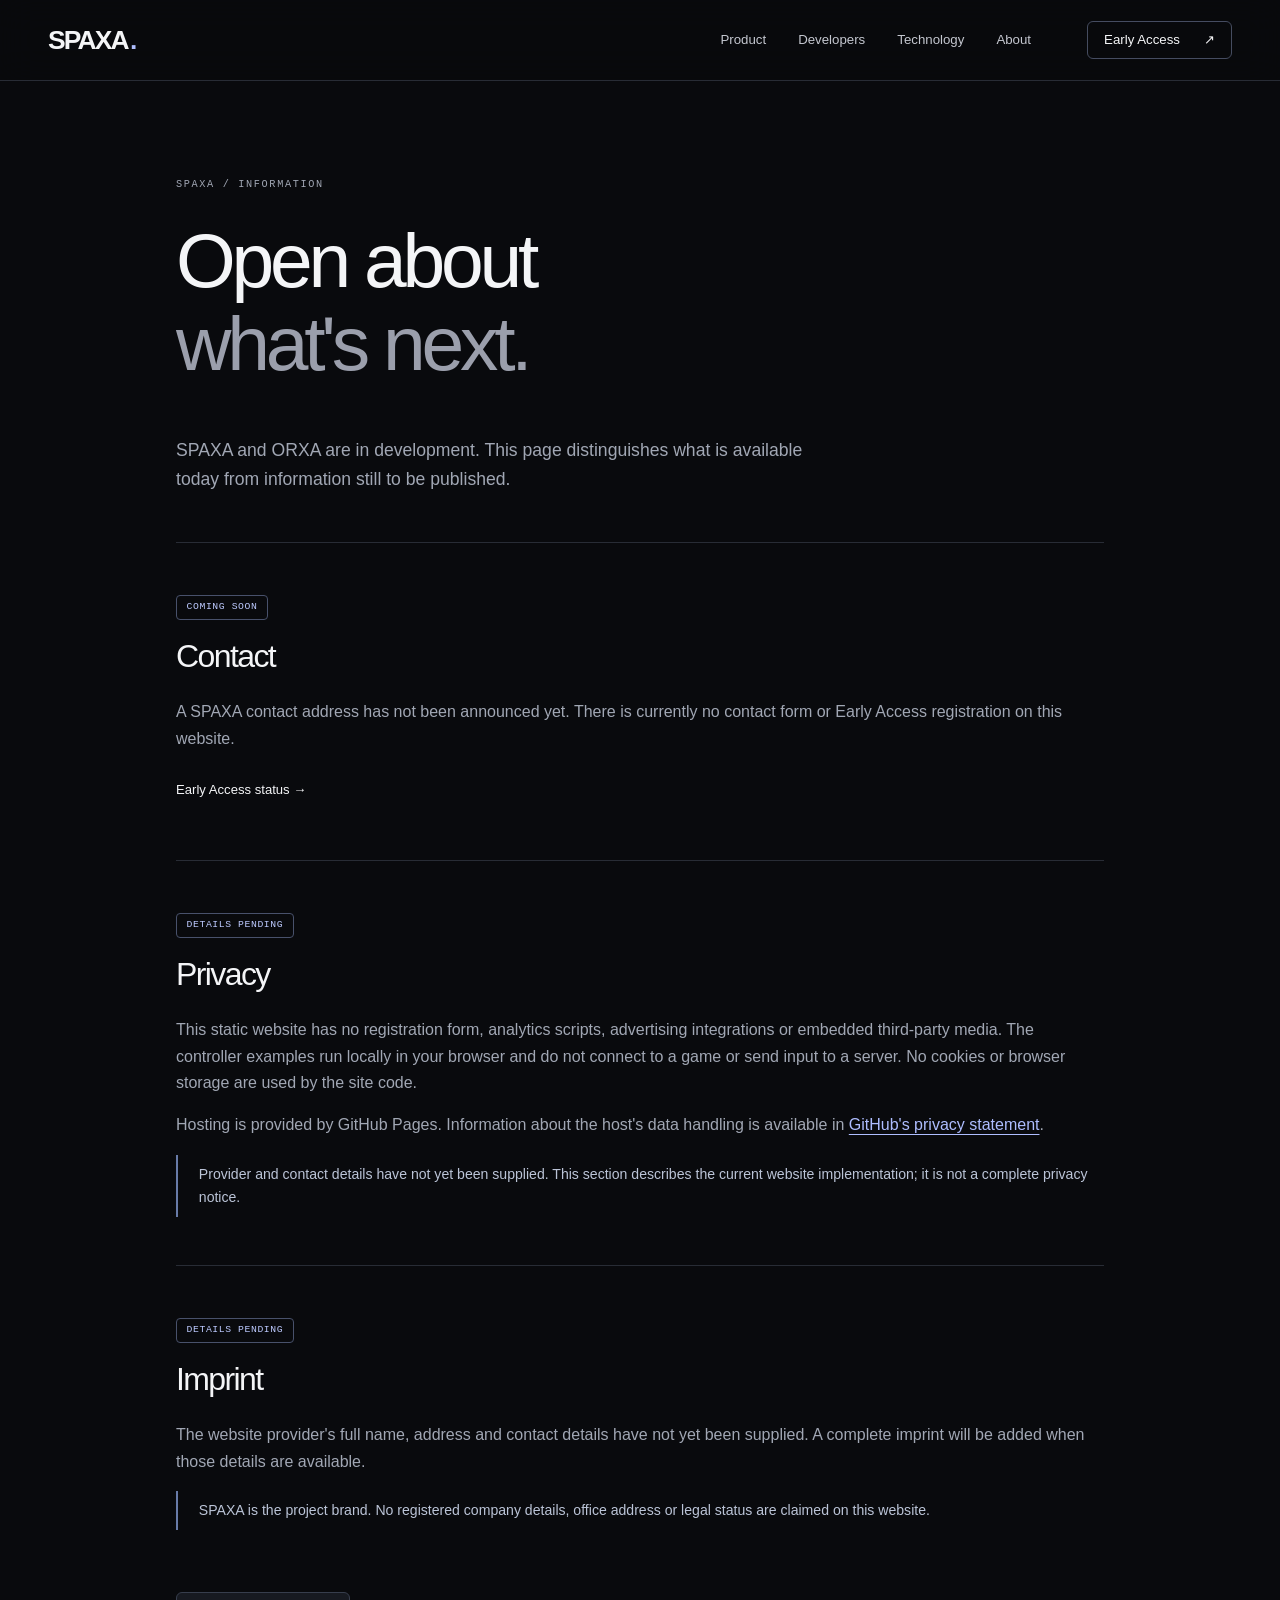
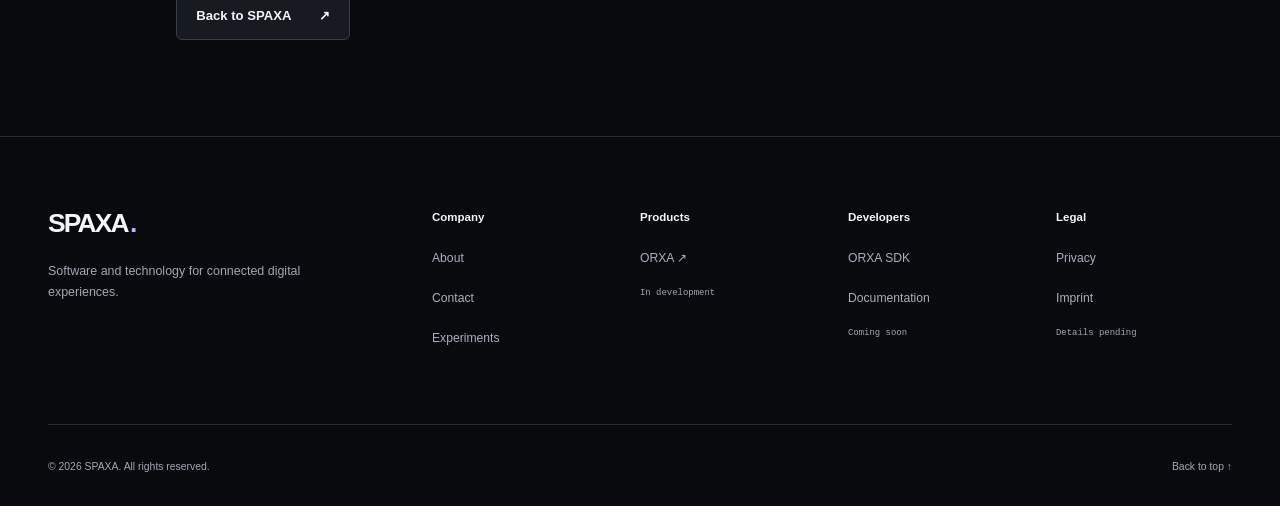
<file: information.html>
<!doctype html>
<html lang="en">
<head>
  <meta charset="utf-8">
  <meta name="viewport" content="width=device-width, initial-scale=1">
  <title>Information & Contact — SPAXA</title>
  <meta name="description" content="Contact availability and publication information for SPAXA.">
  <meta name="theme-color" content="#090a0d">
  <meta name="color-scheme" content="dark">
  <meta property="og:type" content="website">
  <meta property="og:site_name" content="SPAXA">
  <meta property="og:title" content="Information & Contact — SPAXA">
  <meta property="og:description" content="SPAXA develops software, infrastructure and digital products. Discover ORXA, smartphone controller infrastructure for modern games.">
  <meta property="og:url" content="https://riecorp.github.io/information.html">
  <meta property="og:image" content="https://riecorp.github.io/assets/spaxa-social.png">
  <meta property="og:image:width" content="1200">
  <meta property="og:image:height" content="630">
  <meta property="og:image:alt" content="SPAXA. Software and technology for connected digital experiences.">
  <meta name="twitter:card" content="summary_large_image">
  <meta name="twitter:title" content="SPAXA — Software & Technology">
  <meta name="twitter:description" content="Software, infrastructure and digital products. Discover ORXA by SPAXA.">
  <meta name="twitter:image" content="https://riecorp.github.io/assets/spaxa-social.png">
  <link rel="canonical" href="https://riecorp.github.io/information.html">
  <link rel="icon" type="image/svg+xml" href="assets/spaxa-icon.svg">
  <link rel="stylesheet" href="style.css?v=spaxa-20261001">
  <script src="script.js?v=spaxa-20261001" defer></script>
</head>
<body id="top">
<a class="skip-link" href="#main-content">Skip to content</a>
<header class="site-header" data-header>
  <div class="shell site-header__inner">
    <a class="brand" href="index.html" aria-label="SPAXA home">SPAXA<span class="brand-period" aria-hidden="true">.</span></a>
    <button class="nav-toggle" type="button" aria-expanded="false" aria-controls="site-navigation"><span class="nav-toggle__label">Menu</span><span class="nav-toggle__icon" aria-hidden="true">≡</span></button>
    <nav class="site-nav" id="site-navigation" aria-label="Primary navigation">
      <a href="index.html#product">Product</a>
      <a href="index.html#developers">Developers</a>
      <a href="index.html#technology">Technology</a>
      <a href="index.html#about">About</a>
      <a class="nav-cta" href="index.html#early-access">Early Access <span aria-hidden="true">↗</span></a>
    </nav>
  </div>
</header><main id="main-content" class="information-page shell"><p class="eyebrow">SPAXA / Information</p><h1>Open about<br><span class="dim">what's next.</span></h1><p class="information-intro">SPAXA and ORXA are in development. This page distinguishes what is available today from information still to be published.</p>
<section id="contact"><span class="status">Coming Soon</span><h2>Contact</h2><p>A SPAXA contact address has not been announced yet. There is currently no contact form or Early Access registration on this website.</p><a class="text-link" href="index.html#early-access">Early Access status →</a></section>
<section id="privacy"><span class="status">Details pending</span><h2>Privacy</h2><p>This static website has no registration form, analytics scripts, advertising integrations or embedded third-party media. The controller examples run locally in your browser and do not connect to a game or send input to a server. No cookies or browser storage are used by the site code.</p><p>Hosting is provided by GitHub Pages. Information about the host's data handling is available in <a class="inline-link" href="https://docs.github.com/en/site-policy/privacy-policies/github-general-privacy-statement" rel="noreferrer">GitHub's privacy statement</a>.</p><p class="notice">Provider and contact details have not yet been supplied. This section describes the current website implementation; it is not a complete privacy notice.</p></section>
<section id="imprint"><span class="status">Details pending</span><h2>Imprint</h2><p>The website provider's full name, address and contact details have not yet been supplied. A complete imprint will be added when those details are available.</p><p class="notice">SPAXA is the project brand. No registered company details, office address or legal status are claimed on this website.</p></section><a class="button button-secondary" href="index.html">Back to SPAXA <span aria-hidden="true">↗</span></a></main><footer class="site-footer">
  <div class="shell footer-grid">
    <div class="footer-brand"><a class="brand" href="index.html">SPAXA<span class="brand-period" aria-hidden="true">.</span></a><p>Software and technology for connected digital experiences.</p></div>
    <div><h2>Company</h2><a href="index.html#about">About</a><a href="information.html#contact">Contact</a><a href="index.html#projects">Experiments</a></div>
    <div><h2>Products</h2><a href="orxa.html">ORXA <span aria-hidden="true">↗</span></a><span class="footer-note">In development</span></div>
    <div><h2>Developers</h2><a href="index.html#developers">ORXA SDK</a><a href="index.html#documentation">Documentation</a><span class="footer-note">Coming soon</span></div>
    <div><h2>Legal</h2><a href="information.html#privacy">Privacy</a><a href="information.html#imprint">Imprint</a><span class="footer-note">Details pending</span></div>
  </div>
  <div class="shell footer-bottom"><p>© 2026 SPAXA. All rights reserved.</p><a href="#top">Back to top <span aria-hidden="true">↑</span></a></div>
</footer>
</body>
</html>
</file>
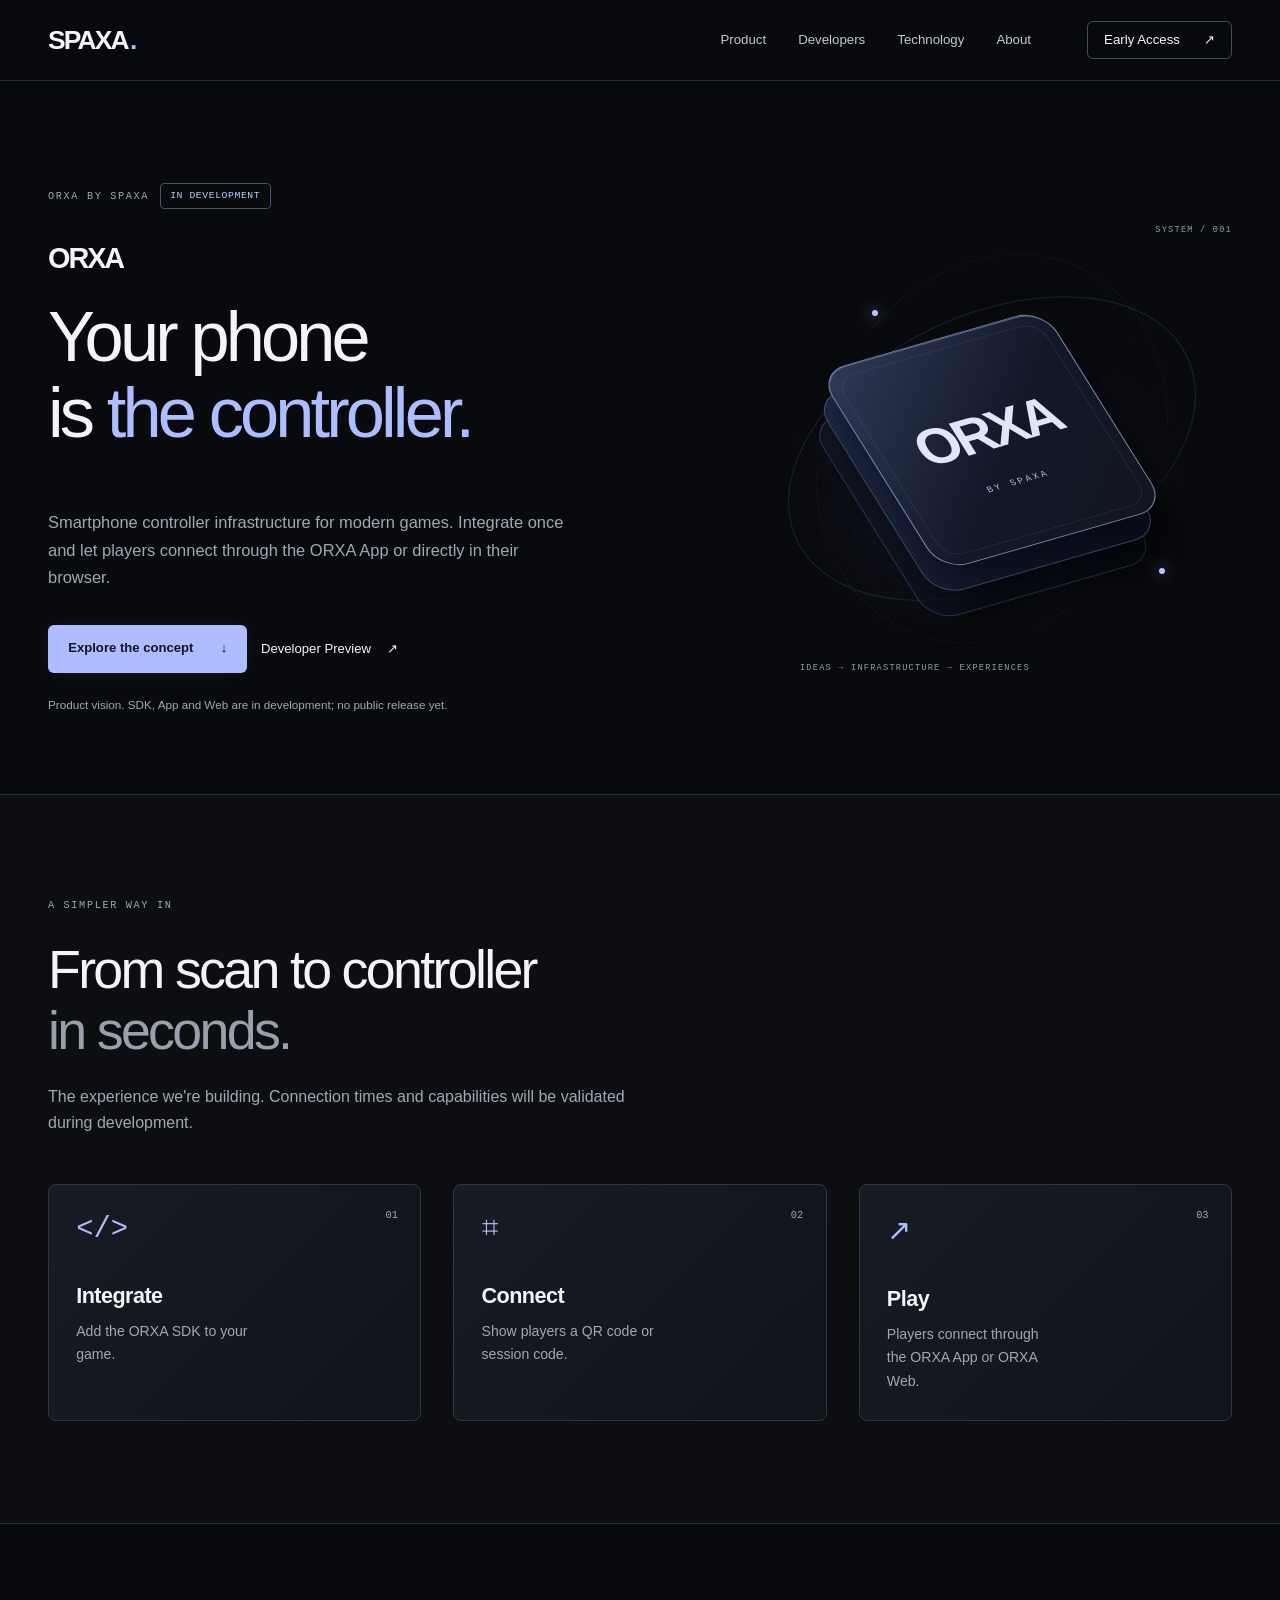
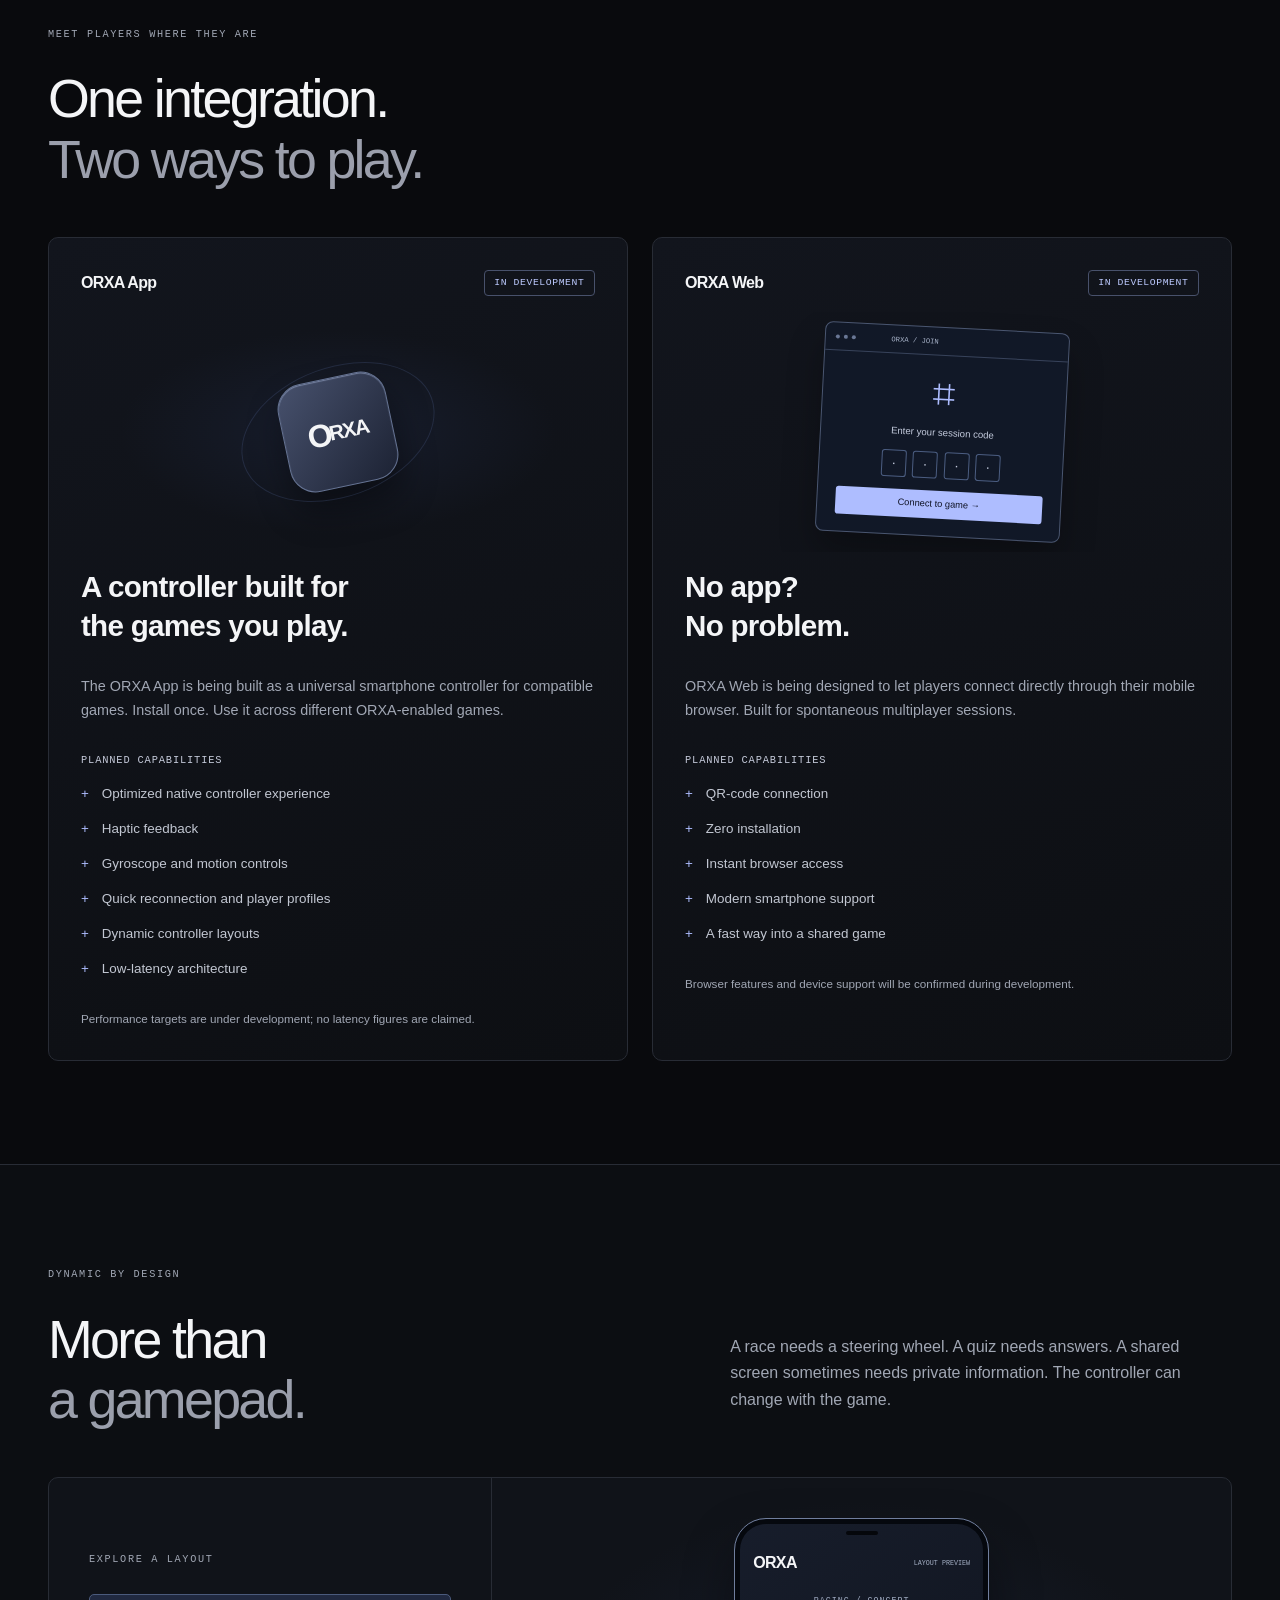
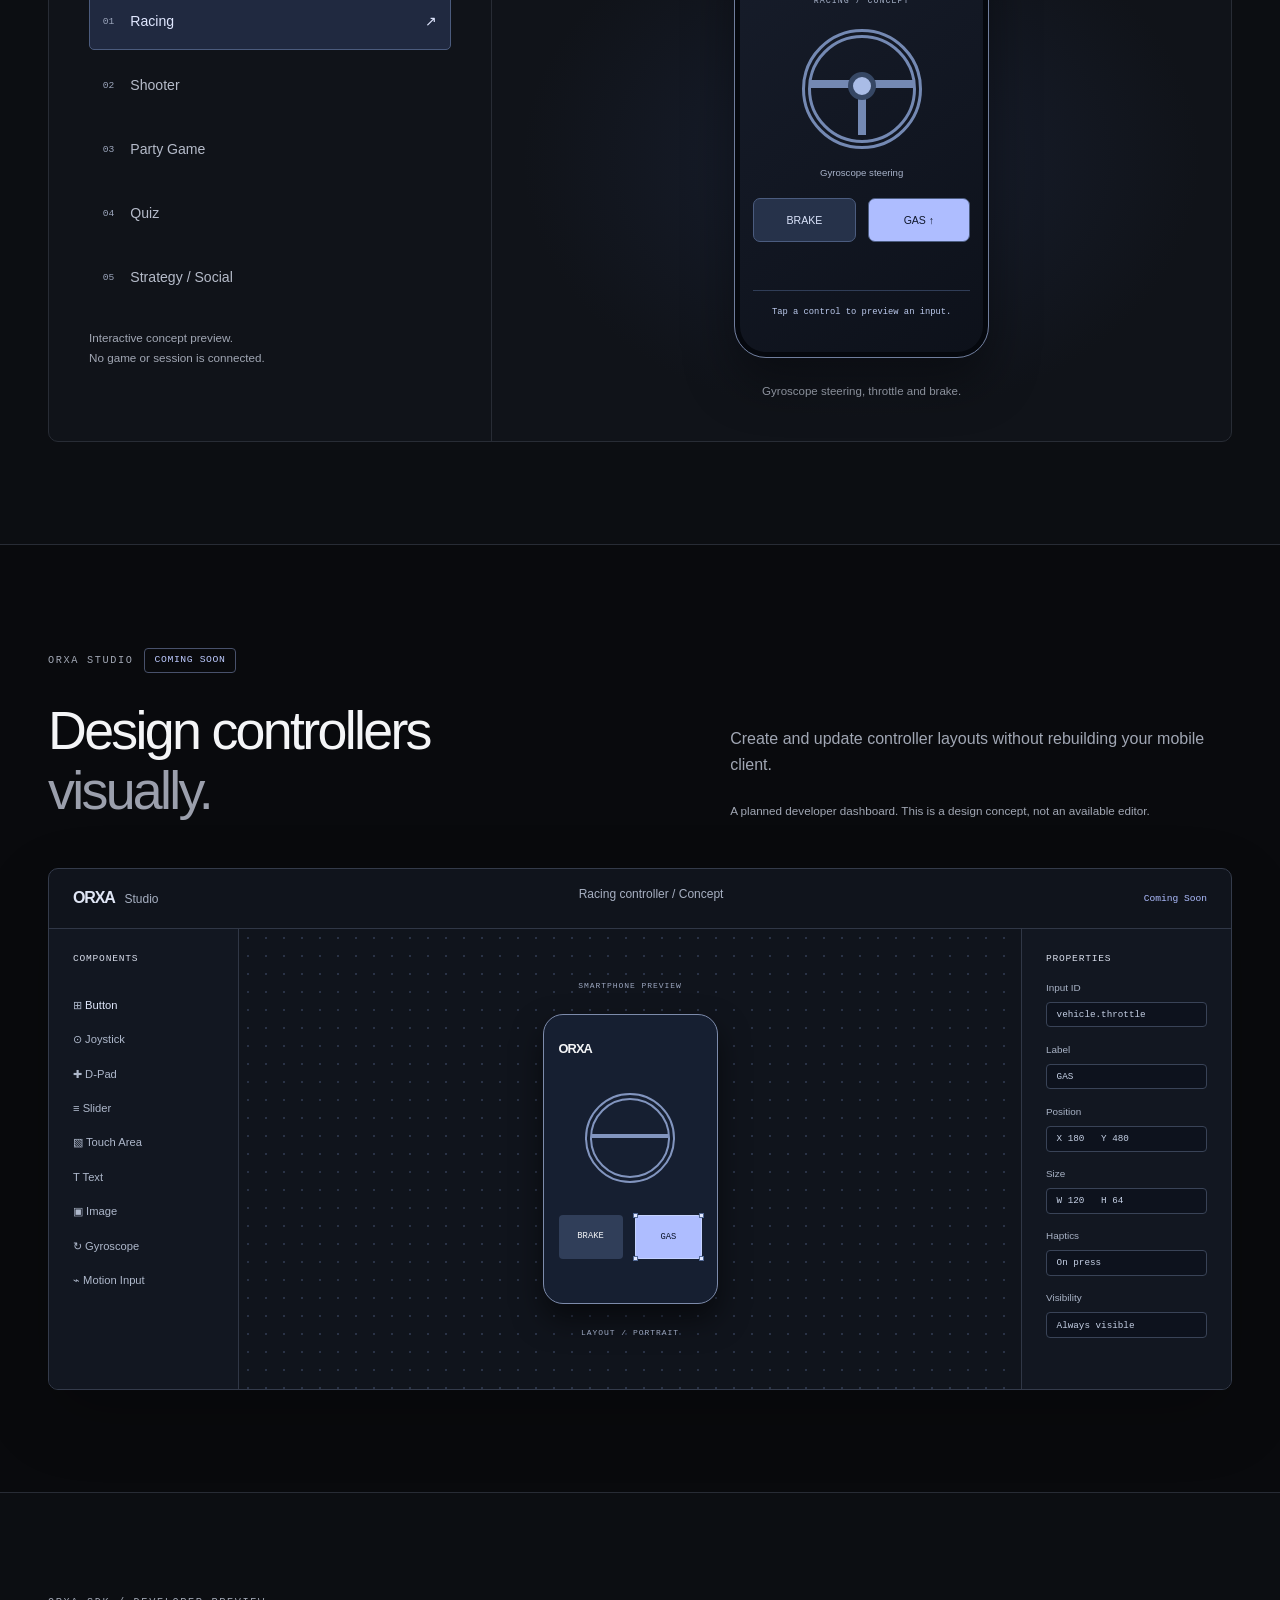
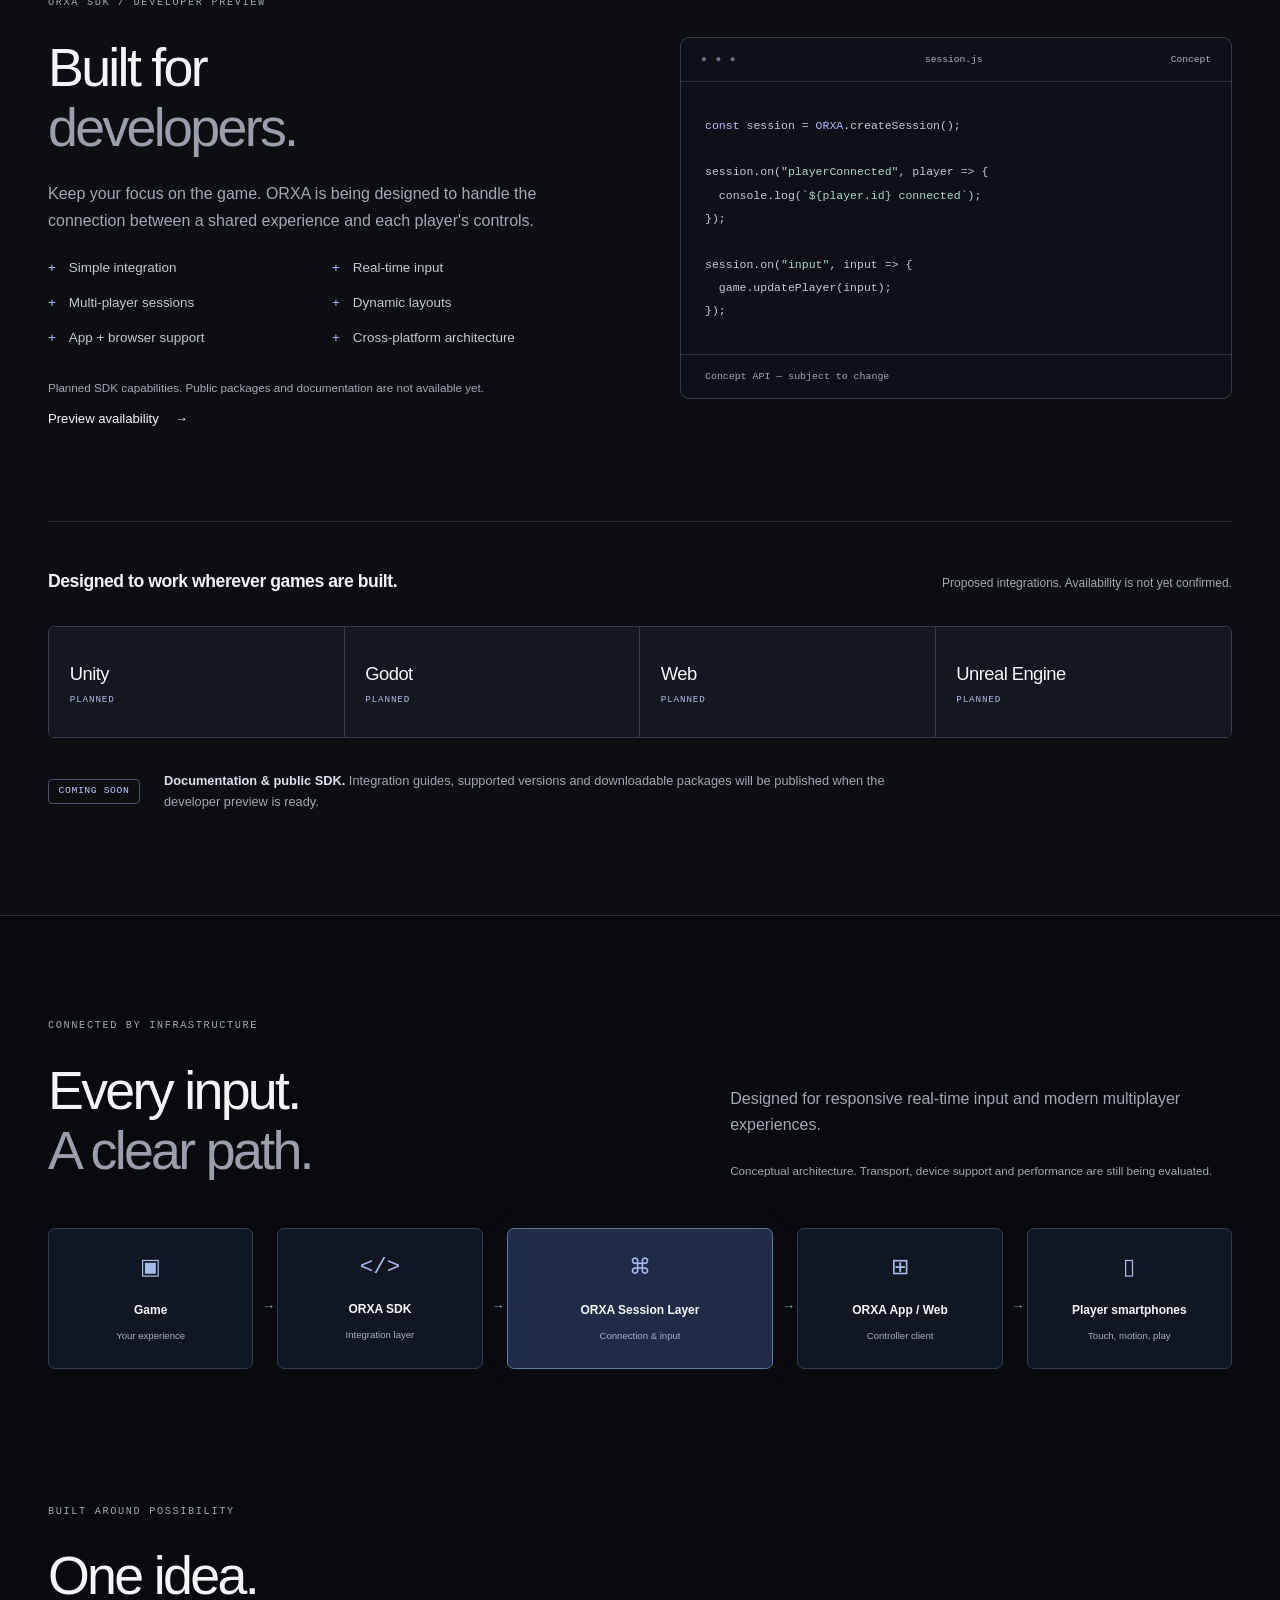
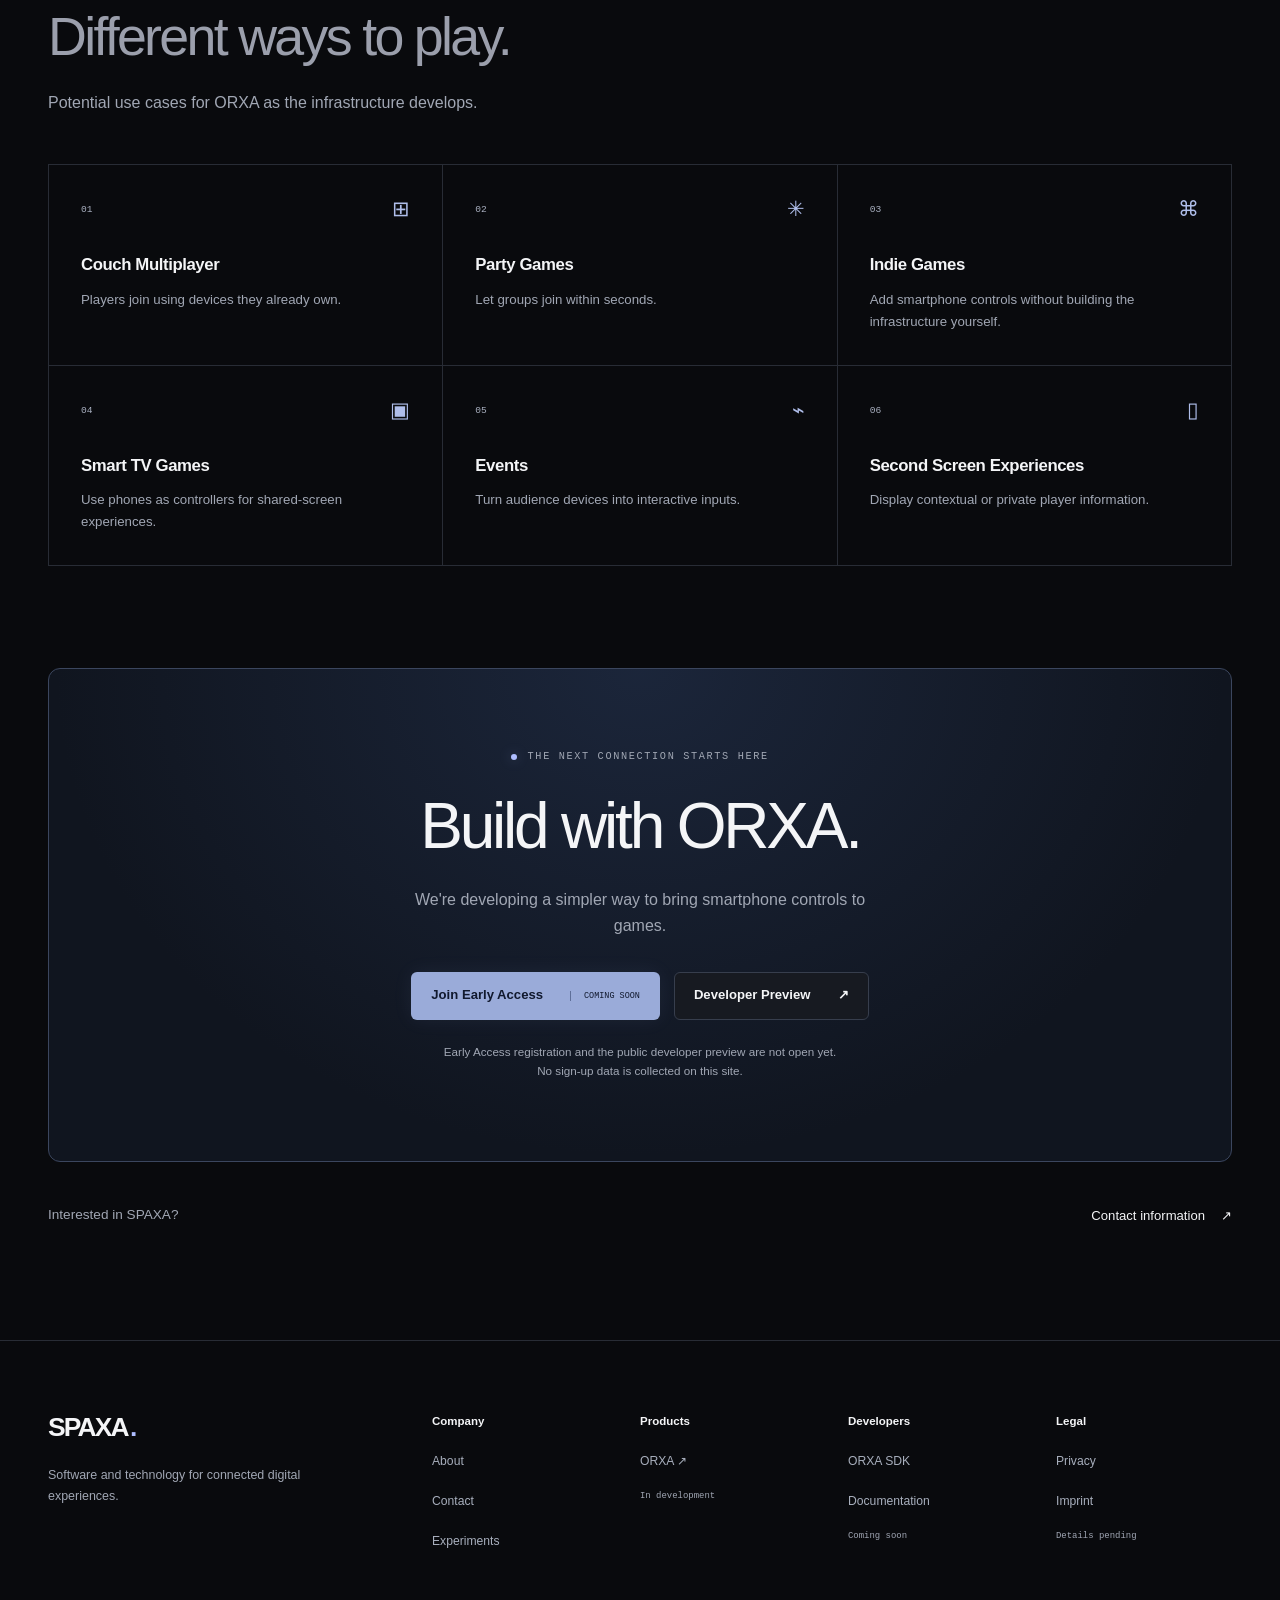
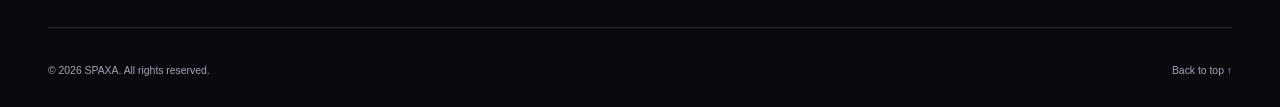
<file: orxa.html>
<!doctype html>
<html lang="en">
<head>
  <meta charset="utf-8">
  <meta name="viewport" content="width=device-width, initial-scale=1">
  <title>ORXA by SPAXA — Your phone is the controller</title>
  <meta name="description" content="ORXA enables game developers to turn smartphones into customizable real-time controllers through a simple SDK.">
  <meta name="theme-color" content="#090a0d">
  <meta name="color-scheme" content="dark">
  <meta property="og:type" content="website">
  <meta property="og:site_name" content="SPAXA">
  <meta property="og:title" content="ORXA by SPAXA — Your phone is the controller">
  <meta property="og:description" content="ORXA enables game developers to turn smartphones into customizable real-time controllers through a simple SDK.">
  <meta property="og:url" content="https://riecorp.github.io/orxa.html">
  <meta property="og:image" content="https://riecorp.github.io/assets/orxa-social.png">
  <meta property="og:image:width" content="1200">
  <meta property="og:image:height" content="630">
  <meta property="og:image:alt" content="ORXA by SPAXA. Your phone is the controller. In development.">
  <meta name="twitter:card" content="summary_large_image">
  <meta name="twitter:title" content="ORXA by SPAXA — Your phone is the controller">
  <meta name="twitter:description" content="Smartphone controller infrastructure. In development.">
  <meta name="twitter:image" content="https://riecorp.github.io/assets/orxa-social.png">
  <link rel="canonical" href="https://riecorp.github.io/orxa.html">
  <link rel="icon" type="image/svg+xml" href="assets/spaxa-icon.svg">
  <link rel="stylesheet" href="style.css?v=spaxa-20261001">
  <script src="script.js?v=spaxa-20261001" defer></script>
</head>
<body id="top">
<a class="skip-link" href="#main-content">Skip to content</a>
<header class="site-header" data-header>
  <div class="shell site-header__inner">
    <a class="brand" href="index.html" aria-label="SPAXA home">SPAXA<span class="brand-period" aria-hidden="true">.</span></a>
    <button class="nav-toggle" type="button" aria-expanded="false" aria-controls="site-navigation"><span class="nav-toggle__label">Menu</span><span class="nav-toggle__icon" aria-hidden="true">≡</span></button>
    <nav class="site-nav" id="site-navigation" aria-label="Primary navigation">
      <a href="#product">Product</a>
      <a href="#developers">Developers</a>
      <a href="#technology">Technology</a>
      <a href="index.html#about">About</a>
      <a class="nav-cta" href="#early-access">Early Access <span aria-hidden="true">↗</span></a>
    </nav>
  </div>
</header><main id="main-content">
<section class="hero product-hero shell" id="product" aria-labelledby="hero-title"><div class="hero-grid"><div class="hero-copy"><p class="eyebrow">ORXA by SPAXA <span class="status">In Development</span></p><p class="product-wordmark">ORXA</p><h1 id="hero-title">Your phone <br>is <span class="accent-text">the controller.</span></h1><p class="hero-description">Smartphone controller infrastructure for modern games. Integrate once and let players connect through the ORXA App or directly in their browser.</p><div class="actions"><a class="button button-primary" href="#controllers">Explore the concept <span aria-hidden="true">↓</span></a><a class="text-link" href="#developers">Developer Preview <span aria-hidden="true">↗</span></a></div><p class="small-note">Product vision. SDK, App and Web are in development; no public release yet.</p></div><div class="signal-art" role="img" aria-label="An abstract stack of connected technology layers, with ORXA at its center.">
  <span class="art-coordinate art-coordinate--top">SYSTEM / 001</span>
  <div class="signal-grid"></div><div class="signal-orbit orbit-one"></div><div class="signal-orbit orbit-two"></div>
  <div class="core-stack"><div class="core-layer layer-back"></div><div class="core-layer layer-mid"></div><div class="core-layer layer-front"><span class="core-word">ORXA</span><span class="core-caption">BY SPAXA</span></div></div>
  <span class="signal-node node-one"></span><span class="signal-node node-two"></span>
  <span class="art-coordinate art-coordinate--bottom">IDEAS → INFRASTRUCTURE → EXPERIENCES</span>
</div></div></section>
<section class="section section-lined" id="how-it-works" aria-labelledby="how-title"><div class="shell">
  <div class="section-heading"><p class="eyebrow">A simpler way in</p><h2 id="how-title">From scan to controller <br><span class="dim">in seconds.</span></h2><p class="section-description">The experience we're building. Connection times and capabilities will be validated during development.</p></div>
  <ol class="steps"><li><span class="step-number">01</span><div class="step-icon" aria-hidden="true">&lt;/&gt;</div><h3>Integrate</h3><p>Add the ORXA SDK to your game.</p></li><li><span class="step-number">02</span><div class="step-icon" aria-hidden="true">⌗</div><h3>Connect</h3><p>Show players a QR code or session code.</p></li><li><span class="step-number">03</span><div class="step-icon" aria-hidden="true">↗</div><h3>Play</h3><p>Players connect through the ORXA App or ORXA Web.</p></li></ol>
</div></section>
<section class="section" id="platforms" aria-labelledby="platforms-title"><div class="shell">
  <div class="section-heading"><p class="eyebrow">Meet players where they are</p><h2 id="platforms-title">One integration. <br><span class="dim">Two ways to play.</span></h2></div>
  <div class="platform-grid">
    <article class="platform-card"><div class="card-top"><span class="product-label">ORXA App</span><span class="status">In Development</span></div><div class="platform-art app-art" aria-hidden="true"><div class="app-tile">O<span>RXA</span></div><div class="app-ring"></div></div><h3>A controller built for <br>the games you play.</h3><p>The ORXA App is being built as a universal smartphone controller for compatible games. Install once. Use it across different ORXA-enabled games.</p><p class="list-label">Planned capabilities</p><ul class="feature-list"><li>Optimized native controller experience</li><li>Haptic feedback</li><li>Gyroscope and motion controls</li><li>Quick reconnection and player profiles</li><li>Dynamic controller layouts</li><li>Low-latency architecture</li></ul><p class="small-note">Performance targets are under development; no latency figures are claimed.</p></article>
    <article class="platform-card"><div class="card-top"><span class="product-label">ORXA Web</span><span class="status">In Development</span></div><div class="platform-art web-art" aria-hidden="true"><div class="browser-window"><div class="browser-toolbar"><i></i><i></i><i></i><span>ORXA / JOIN</span></div><div class="browser-content"><span class="scan-symbol">⌗</span><span>Enter your session code</span><div class="code-boxes"><b>·</b><b>·</b><b>·</b><b>·</b></div><span class="mock-button">Connect to game →</span></div></div></div><h3>No app? <br>No problem.</h3><p>ORXA Web is being designed to let players connect directly through their mobile browser. Built for spontaneous multiplayer sessions.</p><p class="list-label">Planned capabilities</p><ul class="feature-list"><li>QR-code connection</li><li>Zero installation</li><li>Instant browser access</li><li>Modern smartphone support</li><li>A fast way into a shared game</li></ul><p class="small-note">Browser features and device support will be confirmed during development.</p></article>
  </div>
</div></section>
<section class="section section-lined" id="controllers" aria-labelledby="controllers-title"><div class="shell">
  <div class="section-heading split-heading"><div><p class="eyebrow">Dynamic by design</p><h2 id="controllers-title">More than <br><span class="dim">a gamepad.</span></h2></div><p class="section-intro">A race needs a steering wheel. A quiz needs answers. A shared screen sometimes needs private information. The controller can change with the game.</p></div>
  <div class="controller-lab" data-controller-lab>
    <div class="layout-selector"><p class="eyebrow">Explore a layout</p><div class="layout-options" role="group" aria-label="Controller concept layouts">
      <button type="button" data-layout="racing" aria-pressed="true"><span>01</span> Racing <i aria-hidden="true">↗</i></button>
      <button type="button" data-layout="shooter" aria-pressed="false"><span>02</span> Shooter <i aria-hidden="true">↗</i></button>
      <button type="button" data-layout="party" aria-pressed="false"><span>03</span> Party Game <i aria-hidden="true">↗</i></button>
      <button type="button" data-layout="quiz" aria-pressed="false"><span>04</span> Quiz <i aria-hidden="true">↗</i></button>
      <button type="button" data-layout="strategy" aria-pressed="false"><span>05</span> Strategy / Social <i aria-hidden="true">↗</i></button>
    </div><p class="small-note">Interactive concept preview. <br>No game or session is connected.</p><noscript><p class="small-note">Enable JavaScript to switch layouts.</p></noscript></div>
    <div class="layout-stage"><div class="demo-phone"><div class="phone-notch"></div><div class="demo-phone-top"><span class="product-label">ORXA</span><span>LAYOUT PREVIEW</span></div>
      <div data-layout-panel="racing" class="demo-controls"><span class="demo-mode">RACING / CONCEPT</span><div class="demo-wheel" aria-hidden="true"><span></span></div><p class="demo-hint">Gyroscope steering</p><div class="demo-pedals"><button type="button" data-demo-input="Brake">BRAKE</button><button type="button" class="accent-control" data-demo-input="Throttle">GAS ↑</button></div></div>
      <div data-layout-panel="shooter" class="demo-controls" hidden><span class="demo-mode">SHOOTER / CONCEPT</span><div class="aim-reticle" aria-hidden="true">＋</div><span class="demo-hint">Aim / touch area</span><div class="shooter-controls"><button class="demo-stick" type="button" data-demo-input="Movement" aria-label="Preview movement input">↕</button><div><button type="button" class="accent-control" data-demo-input="Fire">FIRE</button><button type="button" data-demo-input="Reload">RELOAD</button></div></div></div>
      <div data-layout-panel="party" class="demo-controls" hidden><span class="demo-mode">PARTY / CONCEPT</span><button type="button" class="party-button" data-demo-input="Action">GO!</button><p class="demo-hint">Swipe. Move. Make your move.</p><span class="motion-line" aria-hidden="true">← · · · →</span></div>
      <div data-layout-panel="quiz" class="demo-controls" hidden><span class="demo-mode">QUIZ / CONCEPT</span><p class="quiz-question">Your answer. <br>Your screen.</p><div class="quiz-answers"><button type="button" data-demo-input="Answer A">A</button><button type="button" data-demo-input="Answer B">B</button><button type="button" data-demo-input="Answer C">C</button><button type="button" data-demo-input="Answer D">D</button></div><p class="demo-hint">Multiple choice • player-specific information</p></div>
      <div data-layout-panel="strategy" class="demo-controls" hidden><span class="demo-mode">STRATEGY / CONCEPT</span><div class="private-card"><span>ONLY ON YOUR SCREEN</span><strong>Your next move.</strong><i aria-hidden="true">◇</i></div><div class="strategy-actions"><button type="button" data-demo-input="Inspect">Inspect</button><button type="button" class="accent-control" data-demo-input="Confirm">Confirm →</button></div><p class="demo-hint">Private information • contextual controls</p></div>
      <div class="demo-output" role="status" aria-live="polite" data-demo-output>Tap a control to preview an input.</div>
    </div><p class="layout-caption" data-layout-caption>Gyroscope steering, throttle and brake.</p></div>
  </div>
</div></section>
<section class="section" id="studio" aria-labelledby="studio-title"><div class="shell">
  <div class="section-heading split-heading"><div><p class="eyebrow">ORXA Studio <span class="status">Coming Soon</span></p><h2 id="studio-title">Design controllers <br><span class="dim">visually.</span></h2></div><div class="section-intro"><p>Create and update controller layouts without rebuilding your mobile client.</p><p class="small-note">A planned developer dashboard. This is a design concept, not an available editor.</p></div></div>
  <div class="studio-window" role="img" aria-label="ORXA Studio concept: components on the left, smartphone preview in the center, and input properties on the right.">
    <div class="studio-toolbar"><span><b>ORXA</b> Studio</span><span class="studio-file">Racing controller / Concept</span><span class="studio-state">Coming Soon</span></div>
    <div class="studio-body"><div class="studio-sidebar"><span class="panel-heading">Components</span><span>⊞ <b>Button</b></span><span>⊙ Joystick</span><span>✚ D-Pad</span><span>≡ Slider</span><span>▧ Touch Area</span><span>T Text</span><span>▣ Image</span><span>↻ Gyroscope</span><span>⌁ Motion Input</span></div>
    <div class="studio-canvas"><span class="canvas-label">SMARTPHONE PREVIEW</span><div class="studio-phone"><span class="studio-phone-brand">ORXA</span><div class="studio-steering"></div><div class="studio-phone-controls"><span>BRAKE</span><span class="selection-box">GAS <i></i><i></i><i></i><i></i></span></div></div><span class="canvas-label">LAYOUT / PORTRAIT</span></div>
    <div class="studio-properties"><span class="panel-heading">Properties</span><span class="property-name">Input ID</span><span class="property-value">vehicle.throttle</span><span class="property-name">Label</span><span class="property-value">GAS</span><span class="property-name">Position</span><span class="property-value">X 180 &nbsp; Y 480</span><span class="property-name">Size</span><span class="property-value">W 120 &nbsp; H 64</span><span class="property-name">Haptics</span><span class="property-value">On press</span><span class="property-name">Visibility</span><span class="property-value">Always visible</span></div></div>
  </div>
</div></section>
<section class="section section-lined" id="developers" aria-labelledby="developers-title"><div class="shell developer-grid">
  <div><p class="eyebrow">ORXA SDK / Developer Preview</p><h2 id="developers-title">Built for <br><span class="dim">developers.</span></h2><p>Keep your focus on the game. ORXA is being designed to handle the connection between a shared experience and each player's controls.</p><ul class="feature-list two-column"><li>Simple integration</li><li>Real-time input</li><li>Multi-player sessions</li><li>Dynamic layouts</li><li>App + browser support</li><li>Cross-platform architecture</li></ul><p class="small-note">Planned SDK capabilities. Public packages and documentation are not available yet.</p><a class="text-link" href="#early-access">Preview availability <span aria-hidden="true">→</span></a></div>
  <div class="code-card"><div class="code-toolbar"><span class="code-dots" aria-hidden="true">● ● ●</span><span>session.js</span><span>Concept</span></div><pre tabindex="0" aria-label="Concept ORXA JavaScript API"><code><span class="code-purple">const</span> session = <span class="code-blue">ORXA</span>.createSession();

session.on(<span class="code-green">"playerConnected"</span>, player =&gt; {
  console.log(<span class="code-green">`${player.id} connected`</span>);
});

session.on(<span class="code-green">"input"</span>, input =&gt; {
  game.updatePlayer(input);
});</code></pre><p class="code-caption">Concept API — subject to change</p></div>
</div>
<div class="shell sdk-support"><div class="support-heading"><h3>Designed to work wherever games are built.</h3><p>Proposed integrations. Availability is not yet confirmed.</p></div><ul class="support-grid"><li><b>Unity</b><span>Planned</span></li><li><b>Godot</b><span>Planned</span></li><li><b>Web</b><span>Planned</span></li><li><b>Unreal Engine</b><span>Planned</span></li></ul><div class="documentation-note" id="documentation"><span class="status">Coming Soon</span><p><strong>Documentation &amp; public SDK.</strong> Integration guides, supported versions and downloadable packages will be published when the developer preview is ready.</p></div></div>
</section>
<section class="section" id="technology" aria-labelledby="technology-title"><span id="technologies" class="anchor-alias" aria-hidden="true"></span><div class="shell">
  <div class="section-heading split-heading"><div><p class="eyebrow">Connected by infrastructure</p><h2 id="technology-title">Every input. <br><span class="dim">A clear path.</span></h2></div><div class="section-intro"><p>Designed for responsive real-time input and modern multiplayer experiences.</p><p class="small-note">Conceptual architecture. Transport, device support and performance are still being evaluated.</p></div></div>
  <ol class="architecture"><li><span class="architecture-icon" aria-hidden="true">▣</span><strong>Game</strong><small>Your experience</small></li><li><span class="architecture-icon" aria-hidden="true">&lt;/&gt;</span><strong>ORXA SDK</strong><small>Integration layer</small></li><li class="architecture-core"><span class="architecture-icon" aria-hidden="true">⌘</span><strong>ORXA Session Layer</strong><small>Connection &amp; input</small></li><li><span class="architecture-icon" aria-hidden="true">⊞</span><strong>ORXA App / Web</strong><small>Controller client</small></li><li><span class="architecture-icon" aria-hidden="true">▯</span><strong>Player smartphones</strong><small>Touch, motion, play</small></li></ol>
</div></section>
<section class="section section-compact" aria-labelledby="uses-title"><div class="shell"><div class="section-heading"><p class="eyebrow">Built around possibility</p><h2 id="uses-title">One idea. <br><span class="dim">Different ways to play.</span></h2><p class="section-description">Potential use cases for ORXA as the infrastructure develops.</p></div>
<div class="use-grid"><article><div class="use-top"><span>01</span><i aria-hidden="true">⊞</i></div><h3>Couch Multiplayer</h3><p>Players join using devices they already own.</p></article><article><div class="use-top"><span>02</span><i aria-hidden="true">✳</i></div><h3>Party Games</h3><p>Let groups join within seconds.</p></article><article><div class="use-top"><span>03</span><i aria-hidden="true">⌘</i></div><h3>Indie Games</h3><p>Add smartphone controls without building the infrastructure yourself.</p></article><article><div class="use-top"><span>04</span><i aria-hidden="true">▣</i></div><h3>Smart TV Games</h3><p>Use phones as controllers for shared-screen experiences.</p></article><article><div class="use-top"><span>05</span><i aria-hidden="true">⌁</i></div><h3>Events</h3><p>Turn audience devices into interactive inputs.</p></article><article><div class="use-top"><span>06</span><i aria-hidden="true">▯</i></div><h3>Second Screen Experiences</h3><p>Display contextual or private player information.</p></article></div></div></section>
<section class="section early-access" id="early-access" aria-labelledby="early-title"><div class="shell">
  <div class="early-panel"><p class="eyebrow"><span class="accent-dot"></span> The next connection starts here</p><h2 id="early-title">Build with ORXA.</h2><p>We're developing a simpler way to bring smartphone controls to games.</p><div class="actions"><button type="button" class="button button-primary" disabled>Join Early Access <span>Coming Soon</span></button><a class="button button-secondary" href="#developers">Developer Preview <span aria-hidden="true">↗</span></a></div><p class="small-note">Early Access registration and the public developer preview are not open yet. <br>No sign-up data is collected on this site.</p></div>
  <div class="contact-strip" id="contact"><span>Interested in SPAXA?</span><a class="text-link" href="information.html#contact">Contact information <span aria-hidden="true">↗</span></a></div>
</div></section>
</main><footer class="site-footer">
  <div class="shell footer-grid">
    <div class="footer-brand"><a class="brand" href="index.html">SPAXA<span class="brand-period" aria-hidden="true">.</span></a><p>Software and technology for connected digital experiences.</p></div>
    <div><h2>Company</h2><a href="index.html#about">About</a><a href="information.html#contact">Contact</a><a href="index.html#projects">Experiments</a></div>
    <div><h2>Products</h2><a href="orxa.html">ORXA <span aria-hidden="true">↗</span></a><span class="footer-note">In development</span></div>
    <div><h2>Developers</h2><a href="index.html#developers">ORXA SDK</a><a href="index.html#documentation">Documentation</a><span class="footer-note">Coming soon</span></div>
    <div><h2>Legal</h2><a href="information.html#privacy">Privacy</a><a href="information.html#imprint">Imprint</a><span class="footer-note">Details pending</span></div>
  </div>
  <div class="shell footer-bottom"><p>© 2026 SPAXA. All rights reserved.</p><a href="#top">Back to top <span aria-hidden="true">↑</span></a></div>
</footer>
</body>
</html>
</file>
<file: style.css>
/* SPAXA — shared styles for the existing static GitHub Pages site. */
:root {
  color-scheme: dark;
  --bg: #090a0d;
  --surface: #101216;
  --surface-raised: #16191f;
  --ink: #f4f5f7;
  --muted: #a1a7b4;
  --dim: #9b9fac;
  --accent: #aebdff;
  --accent-ink: #101426;
  --line: #282c35;
  --line-strong: #454c60;
  --header-height: 5rem;
  --shell: min(100% - 6rem, 77rem);
  --ease: cubic-bezier(.22, 1, .36, 1);
}
* { box-sizing: border-box; }
html { scroll-behavior: smooth; scroll-padding-top: calc(var(--header-height) + 1.5rem); }
body { margin: 0; background: var(--bg); color: var(--ink); font: 16px/1.65 "Segoe UI", Inter, -apple-system, BlinkMacSystemFont, Helvetica, Arial, sans-serif; -webkit-font-smoothing: antialiased; }
::selection { background: var(--accent); color: var(--accent-ink); }
a { color: inherit; text-decoration: none; }
button, input { font: inherit; }
button { color: inherit; cursor: pointer; }
button:disabled { cursor: not-allowed; }
img { display: block; max-width: 100%; height: auto; }
h1, h2, h3, p, ul, ol { margin-top: 0; }
h1, h2, h3 { color: var(--ink); text-wrap: balance; }
h1 { font-size: clamp(2.7rem, 4.45vw, 4.7rem); font-weight: 540; line-height: 1.08; letter-spacing: -.055em; }
h2 { margin-bottom: 1.5rem; font-size: clamp(2.3rem, 4.2vw, 4.25rem); font-weight: 510; letter-spacing: -.05em; line-height: 1.12; }
h3 { font-size: 1.35rem; font-weight: 560; letter-spacing: -.025em; line-height: 1.3; }
p { color: var(--muted); }
button, a, summary { -webkit-tap-highlight-color: transparent; }
:focus-visible { outline: 2px solid var(--accent); outline-offset: 5px; border-radius: 3px; }
[hidden] { display: none !important; }
.shell { width: var(--shell); margin-inline: auto; }
.dim { color: var(--dim); }
.accent-text { color: var(--accent); }
.skip-link { position: fixed; left: 1rem; top: 1rem; z-index: 100; padding: .7rem 1rem; background: var(--ink); color: var(--bg); transform: translateY(-180%); }
.skip-link:focus { transform: none; }
.site-header { position: sticky; top: 0; z-index: 50; background: rgb(9 10 13 / 92%); backdrop-filter: blur(18px); border-bottom: 1px solid var(--line); }
.site-header__inner { min-height: var(--header-height); display: flex; align-items: center; justify-content: space-between; gap: 3rem; }
.brand { display: inline-flex; align-items: center; min-height: 44px; font-size: 1.65rem; font-weight: 760; letter-spacing: -.07em; line-height: 1; }
.brand-period { color: var(--accent); margin-left: .09em; }
.site-nav { display: flex; gap: 2rem; align-items: center; }
.site-nav a { display: inline-flex; align-items: center; min-height: 44px; font-size: .83rem; color: #c4c7d0; transition: color 180ms; }
.site-nav a:hover, .site-nav a[aria-current] { color: var(--accent); }
.site-nav .nav-cta { min-height: 38px; margin-left: 1.5rem; padding: .25rem 1rem; border: 1px solid var(--line-strong); border-radius: 6px; gap: 1.5rem; color: var(--ink); }
.nav-cta:hover { border-color: var(--accent); background: #171c2c; }
.nav-toggle { display: none; background: transparent; border: 1px solid var(--line); padding: .45rem .7rem; min-height: 44px; align-items: center; gap: .7rem; border-radius: 5px; }
.nav-toggle__label { font-size: .8rem; }
.nav-toggle__icon { font-size: 1.3rem; }
.hero { padding-top: clamp(5rem, 8vw, 8.5rem); }
.hero-grid { display: grid; grid-template-columns: minmax(0, 1.4fr) minmax(0, 1fr); align-items: center; gap: 2rem; }
.hero-copy { position: relative; z-index: 2; }
.eyebrow { display: flex; gap: .65rem; align-items: center; flex-wrap: wrap; font: 500 .64rem/1.5 Consolas, "Courier New", monospace; text-transform: uppercase; letter-spacing: .16em; color: var(--muted); margin-bottom: 1.65rem; }
.accent-dot { width: 6px; height: 6px; border-radius: 50%; background: var(--accent); flex-shrink: 0; box-shadow: 0 0 13px rgb(174 189 255 / 30%); }
.hero-description { max-width: 33rem; font-size: 1.03rem; margin: 1.75rem 0 2.1rem; }
.actions { display: flex; align-items: center; flex-wrap: wrap; gap: .85rem; }
.button { display: inline-flex; min-height: 48px; align-items: center; justify-content: center; gap: 1.7rem; padding: .7rem 1.2rem; font-size: .82rem; font-weight: 600; line-height: 1.4; border: 1px solid transparent; border-radius: 6px; transition: background-color 180ms, border-color 180ms, transform 180ms; }
.button:not(:disabled):hover { transform: translateY(-2px); }
.button-primary { background: var(--accent); color: var(--accent-ink); box-shadow: 0 0 20px rgb(174 189 255 / 7%); }
.button-primary:not(:disabled):hover { background: #c7d1ff; }
.button-secondary { background: #171a21; border-color: #373e4d; }
.button-secondary:hover { border-color: var(--accent); }
.button-quiet { color: #d8dbe3; }
.button-quiet:hover { background: var(--surface); }
.text-link { display: inline-flex; min-height: 44px; gap: 1rem; align-items: center; font-size: .82rem; color: var(--ink); }
.text-link:hover { color: var(--accent); }
.hero-foot { display: flex; align-items: center; flex-wrap: wrap; gap: 2.5rem; border-top: 1px solid var(--line); margin-top: 6rem; padding: 1.5rem 0; font: .62rem/1.5 Consolas, monospace; letter-spacing: .11em; color: var(--muted); }
.hero-foot a { display: flex; gap: 2rem; margin-left: auto; min-height: 44px; align-items: center; letter-spacing: 0; }
.hero-foot a:hover { color: var(--ink); }
/* The abstract hero artwork is code-native and decorative. */
.signal-art { position: relative; height: 28rem; isolation: isolate; overflow: clip; }
.signal-grid { position: absolute; inset: 0; background-image: linear-gradient(#242a3b 1px, transparent 1px), linear-gradient(90deg,#242a3b 1px,transparent 1px); background-size: 42px 42px; opacity: .3; mask-image: radial-gradient(ellipse,black,transparent 70%); transform: perspective(750px) rotateX(26deg) rotateZ(-25deg); }
.signal-art::before { content: ""; position: absolute; inset: 15% 0 0; z-index: -1; background: radial-gradient(ellipse, rgb(117 139 246 / 12%),transparent 64%); }
.core-stack { position: absolute; width: 14.5rem; height: 14.5rem; left: 50%; top: 48%; transform: translate(-50%,-50%) rotate(-24deg) skew(8deg,8deg); }
.core-layer { position: absolute; inset: 0; border: 1px solid #46506f; border-radius: 28px; box-shadow: 15px 22px 40px #0008; }
.layer-back { transform: translate(-36px,48px); background: linear-gradient(140deg,#171d2e,#090d18); opacity: .65; }
.layer-mid { transform: translate(-18px,24px); background: linear-gradient(140deg,#202b4a,#0b1022); }
.layer-front { display: flex; flex-direction: column; justify-content: center; align-items: center; background: linear-gradient(135deg,#303a57 0%,#121829 55%,#121620); border-color: #7885ad; box-shadow: inset 0 1px 0 #c4cfff55,0 20px 40px #0008; }
.layer-front::after { content: ""; position: absolute; inset: 10px; border: 1px solid #65749a33; border-radius: 20px; }
.core-word { font-size: 3.4rem; font-weight: 650; letter-spacing: -.07em; color: #e0e5f8; }
.core-caption { font: .58rem Consolas,monospace; color: #aebada; letter-spacing: .25em; margin-top: .4rem; }
.signal-orbit { position: absolute; border: 1px solid #7a8dc233; width: 90%; height: 60%; left: 5%; top: 20%; border-radius: 50%; transform: rotate(-25deg); }
.orbit-two { width: 70%; height: 90%; top: 5%; left: 15%; transform: rotate(28deg); border-style: dashed; opacity: .6; }
.art-coordinate { position: absolute; font: .54rem Consolas,monospace; letter-spacing: .14em; color: #9299ae; }
.art-coordinate--top { top: 0; right: 0; }
.art-coordinate--bottom { bottom: 0; left: 10%; }
.signal-node { position: absolute; height: 6px; width: 6px; background: #b9c7ff; box-shadow: 0 0 15px #829af8; border-radius: 50%; }
.node-one { top: 19%; left: 25%; } .node-two { bottom: 22%; right: 14%; }
.section { padding-block: clamp(5rem, 8vw, 8rem); position: relative; }
.section-compact { padding-top: 2rem; }
.section-lined { border-block: 1px solid var(--line); background: #0c0e12; }
.section-heading { margin-bottom: 3rem; }
.split-heading { display: grid; grid-template-columns: 1.2fr 1fr; gap: 5rem; align-items: end; }
.split-heading h2 { margin-bottom: 0; }
.section-intro { max-width: 31rem; }
.section-intro p:last-child { margin-bottom: 0; }
.section-description { max-width: 38rem; margin: 1.5rem 0 0; }
.status { display: inline-flex; align-items: center; gap: .5rem; font: .61rem/1.5 Consolas,monospace; text-transform: uppercase; letter-spacing: .06em; border: 1px solid #48516b; color: #bdcaff; padding: .28rem .6rem; border-radius: 4px; white-space: nowrap; }
.section-intro > .status { margin-bottom: 1rem; }
.connection-showcase { margin: 0; padding: 0 3rem 2rem; overflow: hidden; border: 1px solid #333948; border-radius: 12px; background: radial-gradient(ellipse at 50% 55%,#19213970,transparent 60%),#0e1117; }
.showcase-bar { display: flex; justify-content: space-between; gap: 1rem; margin: 0 -3rem 3rem; padding: 1.1rem 1.6rem; border-bottom: 1px solid var(--line); font: .6rem Consolas,monospace; letter-spacing: .1em; color: #a6adbf; }
.showcase-bar span:last-child { letter-spacing: 0; text-transform: none; }
.game-screen { max-width: 38rem; height: 14rem; margin: auto; border: 1px solid #495370; border-radius: 8px; padding: 1rem; background: linear-gradient(145deg,#171e32,#0d111a); box-shadow: 0 15px 60px #0006; }
.screen-top { display: flex; justify-content: space-between; font: .55rem Consolas,monospace; letter-spacing: .15em; color: #b0bbd5; }
.tiny-dot { width: 4px; height: 4px; background: var(--accent); border-radius: 50%; }
.game-field { position: relative; height: 85%; overflow: hidden; background: repeating-linear-gradient(0deg,transparent 0 28px,#7b91d019 28px 29px),repeating-linear-gradient(90deg,transparent 0 28px,#7b91d019 28px 29px); transform: perspective(600px) rotateX(25deg); }
.field-ring { position: absolute; width: 100px; height: 100px; border: 1px solid #5e72ae; border-radius: 50%; left: calc(50% - 50px); top: 25%; box-shadow: 0 0 0 25px #5e72ae12,0 0 0 50px #5e72ae08; }
.player-point { width: 14px; height: 14px; position: absolute; border: 1px solid #d3dcff; background: #778ece; transform: rotate(45deg); box-shadow: 0 0 20px #92abff55; }
.point-one { top: 32%; left: 26%; } .point-two { top: 67%; left: 62%; } .point-three { top: 28%; left: 73%; } .point-four { top: 77%; left: 38%; }
.field-word { position: absolute; left: 0; right: 0; bottom: 0; text-align: center; font: .6rem Consolas,monospace; letter-spacing: .3em; color: #adbada; }
.connection-pipe { width: 1px; height: 25px; margin: auto; background: linear-gradient(#394660,#91a4e5); }
.sdk-chip { display: flex; gap: .7rem; width: max-content; align-items: center; margin: auto; border: 1px solid #52628a; background: #1b2540; border-radius: 5px; padding: .45rem 1.4rem; color: #ced8ff; font: .75rem Consolas,monospace; }
.session-chip { display: flex; justify-content: center; align-items: center; gap: .8rem; width: max-content; max-width: 100%; margin: auto; font-size: .72rem; color: #c7cde0; }
.session-chip small { display: block; font-size: .58rem; color: #969eb2; }
.scan-symbol { font-size: 2.5rem; line-height: 1; color: var(--accent); }
.phone-branch { width: 52%; height: 30px; margin: 18px auto 0; border: solid #566586; border-width: 1px 1px 0; border-radius: 10px 10px 0 0; position: relative; }
.phone-branch::after { content: ""; position: absolute; height: 30px; width: 1px; background: #566586; left: 50%; top: 0; }
.phone-row { display: flex; justify-content: center; gap: 3rem; }
.mini-phone { width: 160px; padding: 18px 10px 12px; border: 1px solid #626c86; background: linear-gradient(155deg,#1b2130,#10141e); border-radius: 22px; position: relative; box-shadow: inset 0 0 0 3px #0a0d14,0 15px 30px #0004; }
.phone-notch { width: 32px; height: 4px; background: #05070b; border-radius: 8px; position: absolute; top: 8px; left: calc(50% - 16px); }
.phone-label { display: flex; justify-content: space-between; font: 600 .55rem Consolas,monospace; color: #b1bcd4; margin-top: 5px; }
.phone-label span { font-weight: 400; color: #8c98b1; }
.mini-layout { height: 112px; position: relative; margin: 7px 0; }
.phone-caption { font-size: .52rem; display: block; text-align: center; color: #aeb7cb; }
.joystick { position: absolute; width: 55px; height: 55px; left: 3px; top: 30px; border: 1px solid #596986; border-radius: 50%; background: radial-gradient(circle,#495877 0 25%,#263047 26% 50%,#161e2d 52%); }
.round-key { position: absolute; right: 1px; top: 33px; width: 34px; height: 34px; border-radius: 50%; display: grid; place-items: center; background: #aebdff; color: #172034; font-size: .75rem; }
.secondary-key { right: 24px; top: 72px; width: 26px; height: 26px; background: #27324c; color: #bac8ec; border: 1px solid #536282; font-size: .62rem; }
.steering-wheel { position: absolute; top: 10px; left: calc(50% - 28px); border: 5px double #889ccf; width: 56px; height: 56px; border-radius: 50%; }
.steering-wheel::after { content: ""; width: 45px; height: 3px; background: #748aba; position: absolute; top: 20px; left: 0; }
.pedal { position: absolute; bottom: 2px; left: 4px; width: 52px; padding: 9px 0; text-align: center; border: 1px solid #4a5875; background: #232c41; font-size: .48rem; border-radius: 4px; }
.pedal-accent { left: auto; right: 4px; background: #aebdff; color: #172034; }
.mini-quiz { display: grid; grid-template-columns: 1fr 1fr; gap: 7px; padding: 13px 5px; }
.mini-quiz span { display: grid; place-items: center; background: #293551; border: 1px solid #607299; border-radius: 5px; font: .9rem Consolas,monospace; color: #becdf7; }
.figure-note { text-align: center; margin: 2rem 0 0; color: #c8ccda; font-size: .78rem; }
.figure-note span { font-size: .65rem; color: var(--muted); }
.problem-grid { display: grid; grid-template-columns: 1fr 1fr; align-items: center; gap: 6rem; }
.heading-medium { font-size: clamp(1.8rem,2.7vw,2.65rem); }
.comparison { border: 1px solid var(--line); border-radius: 10px; overflow: hidden; }
.comparison-row { padding: 2rem; }
.comparison-row .eyebrow { margin-bottom: .8rem; }
.comparison-row p { color: #e0e2e8; font-size: 1rem; margin: 0 0 .5rem; }
.comparison-row p span { margin-inline: .4rem; color: var(--muted); }
.comparison-row small { font-size: .8rem; color: var(--muted); }
.comparison-row--accent { border-top: 1px solid #424e6a; background: #141b2b; }
.comparison-row--accent .eyebrow, .comparison-row--accent small { color: #bbcbff; }
.steps { list-style: none; display: grid; grid-template-columns: repeat(3,minmax(0,1fr)); padding: 0; gap: 2rem; margin: 0; }
.steps li { position: relative; padding: 1.7rem; background: linear-gradient(135deg,#171b23,#101319); border: 1px solid #303641; border-radius: 8px; }
.step-number { position: absolute; right: 1.4rem; top: 1.5rem; color: var(--muted); font: .65rem Consolas,monospace; }
.step-icon { font: 1.8rem Consolas,monospace; color: var(--accent); margin-bottom: 2.3rem; }
.steps h3 { margin-bottom: .6rem; }
.steps p { font-size: .88rem; margin: 0; max-width: 22ch; }
.platform-grid { display: grid; grid-template-columns: 1fr 1fr; gap: 1.5rem; }
.platform-card { padding: 2rem; border: 1px solid var(--line); background: linear-gradient(160deg,#12151d,#0d0f13); border-radius: 10px; }
.card-top { display: flex; justify-content: space-between; gap: 1rem; align-items: center; flex-wrap: wrap; }
.product-label { font-size: 1rem; font-weight: 650; letter-spacing: -.04em; }
.platform-art { height: 15rem; position: relative; display: grid; place-items: center; margin-block: 1rem; overflow: hidden; }
.app-art { background: radial-gradient(ellipse,#222d4b66,transparent 60%); }
.app-tile { height: 110px; width: 110px; display: flex; justify-content: center; align-items: center; border: 1px solid #667494; border-radius: 26px; background: linear-gradient(135deg,#47516d,#1c2233); transform: rotate(-12deg); box-shadow: 0 20px 35px #0006,inset 0 1px 1px #a8b7dc88; font-size: 2rem; font-weight: 650; letter-spacing: -.1em; }
.app-tile span { font-size: 1.3rem; letter-spacing: -.07em; }
.app-ring { position: absolute; width: 200px; height: 130px; border-radius: 50%; border: 1px solid #50639144; transform: rotate(-20deg); z-index: 0; }
.browser-window { width: 245px; border: 1px solid #4a5670; border-radius: 8px; background: #111827; box-shadow: 0 20px 35px #0004; transform: rotate(3deg); }
.browser-toolbar { display: flex; gap: 4px; align-items: center; border-bottom: 1px solid #38435b; padding: .6rem; }
.browser-toolbar i { width: 4px; height: 4px; background: #697795; border-radius: 50%; }
.browser-toolbar span { font: .45rem Consolas,monospace; margin-left: 2rem; color: #a9b4ca; }
.browser-content { padding: 1.1rem; display: grid; gap: .7rem; text-align: center; font-size: .6rem; color: #c4cbdd; }
.code-boxes { display: flex; justify-content: center; gap: .4rem; }
.code-boxes b { width: 25px; padding: .3rem; border: 1px solid #4c5e82; border-radius: 3px; }
.mock-button { background: var(--accent); color: var(--accent-ink); padding: .4rem; border-radius: 3px; font-size: .58rem; }
.platform-card h3 { font-size: 1.85rem; }
.platform-card > p { font-size: .9rem; }
.list-label { color: #c5cada; font: .65rem Consolas,monospace !important; text-transform: uppercase; letter-spacing: .08em; margin-top: 2rem; }
.feature-list { list-style: none; padding: 0; margin: 0; }
.feature-list li { color: #c2c7d2; font-size: .84rem; padding: .4rem 0 .4rem 1.3rem; position: relative; }
.feature-list li::before { content: "+"; position: absolute; left: 0; color: var(--accent); }
.small-note { color: #a1a7b4; font-size: .73rem !important; line-height: 1.65; margin: 1.4rem 0 0; }
.controller-lab { display: grid; grid-template-columns: .75fr 1.25fr; border: 1px solid var(--line); border-radius: 10px; overflow: hidden; background: #101319; }
.layout-selector { padding: 2.5rem; border-right: 1px solid var(--line); display: flex; flex-direction: column; justify-content: center; }
.layout-options { display: grid; gap: .5rem; }
.layout-options button { display: flex; gap: 1rem; align-items: center; min-height: 56px; border: 1px solid transparent; border-radius: 5px; background: transparent; padding: .8rem; text-align: left; font-size: .88rem; color: #b5bbc9; }
.layout-options button > span { font: .6rem Consolas,monospace; color: #9ca6bc; }
.layout-options i { margin-left: auto; font-style: normal; opacity: 0; }
.layout-options button[aria-pressed="true"] { background: #202940; border-color: #4b5b7d; color: #e0e7ff; }
.layout-options button[aria-pressed="true"] i { opacity: 1; }
.layout-options button:hover { background: #1a2030; border-color: #3e4962; }
.layout-stage { background: radial-gradient(ellipse at center,#25325366,transparent 65%); display: grid; justify-items: center; padding: 2.5rem 1rem; }
.demo-phone { width: 255px; max-width: 100%; background: linear-gradient(145deg,#171d2b,#0d111a); border: 1px solid #707e9d; border-radius: 32px; padding: 28px 18px 20px; position: relative; box-shadow: inset 0 0 0 5px #05080e,0 25px 50px #0006; }
.demo-phone .phone-notch { top: 12px; }
.demo-phone-top { display: flex; justify-content: space-between; align-items: center; padding: .2rem 0 1.2rem; }
.demo-phone-top > span:last-child { font: .42rem Consolas,monospace; color: #a5b0c5; }
.demo-controls { height: 275px; text-align: center; }
.demo-mode { display: block; text-align: center; font: .52rem Consolas,monospace; color: #a3aec4; letter-spacing: .12em; margin-bottom: 1rem; }
.demo-wheel { width: 120px; height: 120px; border: 9px double #7489b3; border-radius: 50%; margin: 1.5rem auto 1rem; position: relative; }
.demo-wheel::before, .demo-wheel::after { content: ""; position: absolute; background: #7489b3; left: 0; top: 42px; width: 102px; height: 8px; }
.demo-wheel::after { width: 8px; height: 55px; left: 47px; }
.demo-wheel span { width: 28px; height: 28px; background: #a9bce6; border: 5px solid #364764; border-radius: 50%; position: absolute; top: 34px; left: 37px; z-index: 1; }
.demo-hint { font-size: .6rem; color: #a8b3ca; margin: .6rem 0 1.1rem; display: block; }
.demo-controls button { min-height: 44px; border: 1px solid #4b5c7f; border-radius: 7px; background: #26324a; color: #dbe4fb; font-size: .66rem; transition: background-color 150ms, transform 150ms; }
.demo-controls button:hover { background: #3d4c6b; }
.demo-controls button:active, .demo-controls button.is-active { transform: scale(.95); }
.demo-controls .accent-control { color: #10182c; background: var(--accent); }
.demo-controls .accent-control:hover { background: #d1daff; }
.demo-pedals { display: grid; grid-template-columns: 1fr 1fr; gap: .75rem; }
.demo-output { border-top: 1px solid #303d57; padding-top: .9rem; margin-top: 1.2rem; min-height: 47px; font: .55rem/1.6 Consolas,monospace; text-align: center; color: #bbc9ec; }
.layout-caption { font-size: .72rem; margin: 1.5rem 0 0; text-align: center; }
.aim-reticle { font: 3rem Consolas,monospace; border: 1px dashed #495c83; height: 100px; display: grid; place-items: center; color: #adbfe7; }
.shooter-controls { display: grid; grid-template-columns: 1fr 1fr; gap: 1rem; align-items: center; }
.shooter-controls > div { display: grid; gap: .4rem; }
.demo-controls .demo-stick { width: 70px; height: 70px; border-radius: 50%; background: radial-gradient(circle,#55688e 35%,#25324d 37%); font-size: 1.5rem; }
.demo-controls .party-button { height: 150px; width: 150px; margin: 1rem auto; border-radius: 50%; background: var(--accent); color: var(--accent-ink); font-size: 2rem; font-weight: 700; box-shadow: 0 0 0 10px #aebdff11; }
.motion-line { color: #9fb5ec; font: 1rem Consolas,monospace; }
.quiz-question { font-size: 1.1rem; line-height: 1.2; color: #dbe3f8; margin: 1.2rem 0; }
.quiz-answers { display: grid; grid-template-columns: 1fr 1fr; gap: .7rem; }
.quiz-answers button { min-height: 54px; font-size: 1.1rem; }
.private-card { padding: 1rem; margin: 1.5rem 0; border: 1px solid #4e6188; border-radius: 6px; background: #202d48; text-align: left; }
.private-card > span { font: .44rem Consolas,monospace; color: #a5b6d9; }
.private-card strong { display: block; font-size: 1rem; }
.private-card i { display: block; text-align: center; font-size: 2.5rem; color: #acc1ef; font-style: normal; }
.strategy-actions { display: grid; grid-template-columns: 1fr 1fr; gap: .5rem; }
.studio-window { border: 1px solid #343b4b; border-radius: 10px; background: #10141c; overflow: hidden; box-shadow: 0 25px 70px #0003; }
.studio-toolbar { display: flex; justify-content: space-between; gap: 1rem; border-bottom: 1px solid #303746; padding: 1rem 1.5rem; font-size: .75rem; color: #a7b0c2; }
.studio-toolbar b { color: #e0e6f5; letter-spacing: -.07em; font-size: 1rem; margin-right: .4rem; }
.studio-state { font: .6rem Consolas,monospace; color: var(--accent); align-self: center; }
.studio-body { display: grid; grid-template-columns: 190px minmax(0,1fr) 210px; }
.studio-sidebar, .studio-properties { padding: 1.5rem; font-size: .7rem; color: #aeb8cb; background: #121721; }
.studio-sidebar { border-right: 1px solid #303746; display: flex; flex-direction: column; gap: 1rem; }
.panel-heading { display: block; font: .6rem Consolas,monospace; letter-spacing: .08em; text-transform: uppercase; color: #d7dcea; margin-bottom: 1rem; }
.studio-sidebar b { font-weight: 500; color: #e1e8fc; }
.studio-canvas { min-height: 460px; padding: 2rem; display: flex; flex-direction: column; align-items: center; justify-content: center; gap: 1.5rem; background-image: radial-gradient(#48567777 1px,transparent 1px); background-size: 18px 18px; }
.canvas-label { color: #9ca7c0; font: .5rem Consolas,monospace; letter-spacing: .12em; }
.studio-phone { width: 175px; padding: 20px 15px; height: 290px; background: #161f31; border: 1px solid #7d8bab; border-radius: 20px; box-shadow: 0 15px 30px #0008; }
.studio-phone-brand { font-weight: 650; letter-spacing: -.07em; font-size: .8rem; }
.studio-steering { width: 90px; height: 90px; margin: 2rem auto; border: 7px double #8295bf; border-radius: 50%; position: relative; }
.studio-steering::after { content: ""; width: 76px; height: 4px; background: #8295bf; position: absolute; top: 34px; }
.studio-phone-controls { display: flex; gap: .8rem; }
.studio-phone-controls > span { padding: 1rem .5rem; border-radius: 4px; background: #303e59; font: .55rem Consolas,monospace; flex: 1; text-align: center; }
.studio-phone-controls .selection-box { border: 1px solid #c4d2ff; background: #aebdff; color: #0b152a; position: relative; }
.selection-box i { width: 5px; height: 5px; background: #e1e8ff; border: 1px solid #536995; position: absolute; }
.selection-box i:nth-child(1) { top: -3px; left: -3px; } .selection-box i:nth-child(2) { top: -3px; right: -3px; } .selection-box i:nth-child(3) { bottom: -3px; left: -3px; } .selection-box i:nth-child(4) { bottom: -3px; right: -3px; }
.studio-properties { border-left: 1px solid #303746; }
.property-name { display: block; font-size: .62rem; margin: .9rem 0 .35rem; color: #a8b2c5; }
.property-value { display: block; border: 1px solid #394357; border-radius: 4px; padding: .4rem .6rem; font: .58rem Consolas,monospace; color: #c6d1e6; background: #0d121d; }
.developer-grid { display: grid; grid-template-columns: 1fr 1fr; gap: 5rem; align-items: center; }
.two-column { display: grid; grid-template-columns: 1fr 1fr; gap: 0 1rem; }
.code-card { border: 1px solid #353b49; border-radius: 9px; background: #0d1016; overflow: hidden; }
.code-toolbar { display: flex; justify-content: space-between; padding: 1rem 1.25rem; border-bottom: 1px solid #282f3d; font: .6rem Consolas,monospace; color: #a9b2c6; }
.code-dots { color: #687287; letter-spacing: .15em; }
.code-card pre { max-width: 100%; overflow: auto; padding: 2rem 1.5rem; margin: 0; color: #c1cbdc; font: .72rem/2 Consolas,"Courier New",monospace; tab-size: 2; }
.code-purple { color: #c3b7ff; } .code-blue { color: #aebdff; } .code-green { color: #acd7ce; }
.code-caption { margin: 0; padding: 1rem 1.5rem; border-top: 1px solid #282f3d; font: .62rem Consolas,monospace; color: #a1aabd; }
.sdk-support { margin-top: 5rem; padding-top: 3rem; border-top: 1px solid var(--line); }
.support-heading { display: flex; justify-content: space-between; gap: 2rem; align-items: baseline; }
.support-heading h3 { font-size: 1.1rem; }
.support-heading p { font-size: .75rem; }
.support-grid { display: grid; grid-template-columns: repeat(4,1fr); list-style: none; margin: 1rem 0 0; padding: 0; border: 1px solid #343c4c; border-radius: 6px; overflow: hidden; }
.support-grid li { min-height: 110px; padding: 1.3rem; background: #121720; border-right: 1px solid #343c4c; display: flex; flex-direction: column; justify-content: center; gap: .3rem; }
.support-grid li:last-child { border-right: 0; }
.support-grid b { font-size: 1.15rem; font-weight: 500; letter-spacing: -.03em; }
.support-grid span { font: .58rem Consolas,monospace; color: #aebde8; text-transform: uppercase; letter-spacing: .09em; }
.documentation-note { display: flex; align-items: center; gap: 1.5rem; padding-top: 2rem; }
.documentation-note p { font-size: .8rem; margin: 0; max-width: 48rem; }
.documentation-note strong { font-weight: 550; color: #dce0ec; }
.anchor-alias { position: absolute; top: 0; }
.architecture { display: grid; grid-template-columns: 1fr 1fr 1.3fr 1fr 1fr; list-style: none; margin: 0; padding: 0; gap: 1.5rem; }
.architecture li { border: 1px solid #333d50; border-radius: 7px; background: #111722; text-align: center; position: relative; padding: 1.5rem .8rem; display: flex; flex-direction: column; align-items: center; justify-content: center; }
.architecture li:not(:last-child)::after { content: "→"; position: absolute; right: -1.27rem; top: 50%; font: .8rem Consolas,monospace; color: #8e9fc6; }
.architecture-icon { font: 1.4rem Consolas,monospace; margin-bottom: 1.2rem; color: #a8bbeb; }
.architecture strong { font-size: .75rem; font-weight: 600; }
.architecture small { font-size: .6rem; color: #a3afc6; margin-top: .5rem; }
.architecture .architecture-core { background: #202c47; border-color: #6376a1; box-shadow: 0 0 30px #6c8bd011; }
.use-grid { display: grid; grid-template-columns: repeat(3,1fr); border-top: 1px solid var(--line); border-left: 1px solid var(--line); }
.use-grid article { padding: 2rem; border-right: 1px solid var(--line); border-bottom: 1px solid var(--line); transition: background-color 200ms; }
.use-grid article:hover { background: #11151d; }
.use-top { display: flex; align-items: center; justify-content: space-between; margin-bottom: 2rem; color: #aab1c1; font: .6rem Consolas,monospace; }
.use-top i { font: normal 1.3rem Consolas,monospace; color: #afbeea; }
.use-grid h3 { font-size: 1.05rem; margin-bottom: .8rem; }
.use-grid p { font-size: .83rem; margin: 0; }
.company-section { border-top: 1px solid var(--line); background: linear-gradient(#10131b,#090a0d 80%); }
.company-statement { position: relative; padding-block: 2rem 4rem; }
.company-wordmark { position: absolute; right: 0; top: 4rem; font-size: clamp(4rem,13vw,12rem); font-weight: 700; line-height: 1; letter-spacing: -.08em; color: #202633; }
.company-wordmark span { color: #465271; }
.company-statement h2, .company-statement p { position: relative; z-index: 1; }
.company-statement > p:last-child { max-width: 34rem; font-size: 1.1rem; }
.about-row { display: grid; grid-template-columns: 1fr 1fr; gap: 5rem; border-top: 1px solid var(--line); padding: 3rem 0; }
.about-row h3 { font-size: 1.7rem; }
.about-row p { font-size: .95rem; margin: 0; }
.future-note { border-block: 1px solid var(--line); padding: 1rem 0; display: flex; justify-content: space-between; align-items: center; font-size: .8rem; color: #c0c6d3; }
.experiments { display: grid; grid-template-columns: .7fr 1fr; gap: 5rem; margin-top: 4rem; }
.experiments h3 { font-size: 1.3rem; margin-bottom: .5rem; }
.experiments p { font-size: .8rem; }
.experiments .eyebrow { margin-bottom: 1rem; }
.project-details { border: 1px solid var(--line); border-radius: 6px; align-self: start; background: #10131a; }
.project-details summary { cursor: pointer; padding: 1.2rem 1.5rem; display: flex; align-items: center; justify-content: space-between; list-style: none; gap: 1rem; min-height: 70px; }
.project-details summary::-webkit-details-marker { display: none; }
.project-details summary small { display: block; font-size: .68rem; color: #a3adbf; margin-top: .2rem; }
.project-details summary > span:last-child { color: var(--accent); transition: transform 200ms; font-size: 1.4rem; }
.project-details[open] summary > span:last-child { transform: rotate(45deg); }
.project-details summary:hover { background: #1a2030; }
.project-details__body { border-top: 1px solid var(--line); }
.project-details__body p { padding: 1.2rem; margin: 0; font-size: .8rem; }
.early-access { padding-top: 0; }
.early-panel { text-align: center; padding: 5rem 2rem; background: radial-gradient(ellipse at 50% 0,#25345288,transparent 70%),#10151f; border: 1px solid #3b465e; border-radius: 12px; }
.early-panel .eyebrow, .early-panel .actions { justify-content: center; }
.early-panel h2 { font-size: clamp(2.7rem,5vw,5rem); }
.early-panel > p:not(.eyebrow):not(.small-note) { font-size: 1rem; margin: 0 auto 2rem; max-width: 30rem; }
.early-panel .button:disabled { background: #9aabd9; color: #11192e; opacity: 1; }
.button:disabled span { font: .53rem Consolas,monospace; text-transform: uppercase; border-left: 1px solid #5f6f99; padding-left: .8rem; }
.contact-strip { display: flex; justify-content: space-between; gap: 1rem; align-items: center; margin-top: 2rem; color: var(--muted); font-size: .85rem; }
.site-footer { border-top: 1px solid var(--line); }
.footer-grid { display: grid; grid-template-columns: 2fr repeat(4,1fr); gap: 2rem; padding-block: 4rem; }
.footer-brand > p { max-width: 17rem; margin-top: 1rem; font-size: .78rem; }
.footer-grid h2 { font-size: .72rem; letter-spacing: 0; font-weight: 550; margin: .6rem 0 1rem; }
.footer-grid > div:not(:first-child) > a { display: block; width: fit-content; font-size: .76rem; color: #a8afbd; min-height: 40px; padding: .5rem 0; }
.footer-grid a:hover { color: var(--accent); }
.footer-note { display: block; font: .56rem Consolas,monospace; color: #a1a7b4; margin-top: .5rem; }
.footer-bottom { border-top: 1px solid var(--line); display: flex; justify-content: space-between; align-items: center; padding-block: 1.5rem; gap: 1rem; }
.footer-bottom p, .footer-bottom a { font-size: .65rem; color: #a1a7b4; margin: 0; }
.footer-bottom a { padding: .6rem 0; }
.product-hero { padding-bottom: 5rem; }
.product-wordmark { font-size: 1.8rem; font-weight: 650; letter-spacing: -.07em; color: var(--ink); margin-bottom: 1rem; }
.product-hero h1 { font-size: clamp(3.2rem,5.5vw,6rem); }
.information-page { padding-block: 6rem; max-width: 58rem; }
.information-page h1 { font-size: clamp(3rem,6vw,5rem); }
.information-intro { max-width: 40rem; font-size: 1.1rem; }
.information-page section { margin-top: 3rem; padding-top: 3rem; border-top: 1px solid var(--line); }
.information-page section h2 { font-size: 2rem; margin-top: 1.2rem; }
.information-page > .button { margin-top: 3rem; }
.inline-link { text-decoration: underline; text-underline-offset: 4px; color: var(--accent); }
.notice { border-left: 2px solid #687ba8; padding: .5rem 0 .5rem 1.3rem; color: #bbc4d7; font-size: .88rem; }
@media (prefers-reduced-motion: no-preference) {
  .hero-copy { animation: enter 700ms var(--ease) both; }
  .signal-art { animation: enter 900ms 100ms var(--ease) both; }
  .signal-node { animation: breathe 4s ease-in-out infinite; }
}
@keyframes enter { from { opacity: 0; transform: translateY(12px); } to { opacity: 1; transform: none; } }
@keyframes breathe { 50% { opacity: .35; } }
@media (max-width: 1100px) {
  :root { --shell: min(100% - 4rem,77rem); }
  .hero-grid { grid-template-columns: 1.4fr 1fr; gap: 0; }
  .signal-art { height: 24rem; }
  .core-stack { width: 12rem; height: 12rem; }
  .split-heading, .problem-grid, .developer-grid, .about-row, .experiments { gap: 3rem; }
  .site-nav { gap: 1.5rem; }
  .site-nav .nav-cta { margin-left: 0; }
  .studio-body { grid-template-columns: 155px minmax(0,1fr) 180px; }
  .studio-sidebar, .studio-properties { padding: 1rem; }
  .footer-grid { gap: 1.5rem; grid-template-columns: 1.5fr repeat(4,1fr); }
  .architecture { gap: 1rem; }
  .architecture li:not(:last-child)::after { right: -.94rem; }
}
@media (max-width: 800px) {
  :root { --shell: min(100% - 2.5rem,77rem); --header-height: 4.5rem; }
  .site-header__inner { flex-wrap: wrap; gap: 0; }
  .nav-toggle { display: inline-flex; }
  .site-nav { width: 100%; flex-direction: column; align-items: stretch; gap: 0; padding: 1rem 0; border-top: 1px solid var(--line); }
  .site-nav a { min-height: 48px; }
  .site-nav .nav-cta { margin-top: .5rem; justify-content: space-between; }
  .js .site-nav { display: none; }
  .js .nav-open .site-nav { display: flex; }
  .hero { padding-top: 4rem; }
  .hero-grid { grid-template-columns: 1fr; }
  h1 { font-size: clamp(2.65rem,6.5vw,4.1rem); }
  .hero-copy { max-width: 43rem; }
  .signal-art { margin-top: 2rem; height: 20rem; width: min(100%,30rem); justify-self: center; }
  .core-stack { width: 11rem; height: 11rem; }
  .core-word { font-size: 2.7rem; }
  .hero-foot { margin-top: 3rem; gap: 1.5rem; }
  .hero-foot a { flex-basis: 100%; margin-left: 0; justify-content: space-between; }
  .split-heading, .problem-grid, .developer-grid { grid-template-columns: 1fr; gap: 2rem; }
  .section-intro { max-width: 38rem; }
  .section-heading { margin-bottom: 2.5rem; }
  .problem-grid { gap: 2.5rem; }
  .steps { gap: 1rem; }
  .steps li { padding: 1.3rem; }
  .step-number { right: 1rem; }
  .platform-card { padding: 1.5rem; }
  .platform-card h3 { font-size: 1.55rem; }
  .platform-card .status { font-size: .55rem; }
  .platform-art { height: 14rem; }
  .browser-window { width: 210px; }
  .controller-lab { grid-template-columns: .8fr 1fr; }
  .layout-selector { padding: 1.5rem; }
  .layout-options button { gap: .65rem; font-size: .75rem; }
  .studio-file { display: none; }
  .studio-body { grid-template-columns: 125px minmax(0,1fr) 140px; }
  .studio-canvas { padding: 1rem .5rem; min-height: 400px; }
  .studio-sidebar { font-size: .6rem; }
  .studio-phone { width: 155px; padding-inline: 10px; }
  .studio-properties { padding-inline: .6rem; }
  .property-value { padding-inline: .4rem; font-size: .52rem; }
  .architecture { grid-template-columns: 1fr; gap: 1.8rem; }
  .architecture li { padding: 1.2rem; flex-direction: row; gap: 1rem; justify-content: flex-start; }
  .architecture-icon { margin: 0; width: 2.5rem; }
  .architecture strong { font-size: .85rem; }
  .architecture small { margin: 0 0 0 auto; }
  .architecture li:not(:last-child)::after { content: "↓"; top: auto; bottom: -1.6rem; right: 50%; }
  .use-grid { grid-template-columns: repeat(2,1fr); }
  .use-grid article { padding: 1.5rem; }
  .company-wordmark { font-size: 6rem; top: 6rem; opacity: .7; }
  .company-statement { padding-block: 1rem 2rem; }
  .about-row, .experiments { grid-template-columns: 1fr; gap: 1rem; }
  .footer-grid { grid-template-columns: repeat(4,1fr); }
  .footer-brand { grid-column: 1/-1; margin-bottom: 1rem; }
  .footer-brand p { max-width: none; }
}
@media (max-width: 540px) {
  :root { --shell: calc(100% - 2rem); }
  .brand { font-size: 1.5rem; }
  .hero { padding-top: 3.5rem; }
  .hero h1 br { display: none; }
  h1 { font-size: clamp(2.65rem,9.4vw,3.5rem); line-height: 1.11; }
  h2 { font-size: clamp(2.1rem,8.5vw,3rem); }
  .eyebrow { font-size: .57rem; letter-spacing: .1em; }
  .hero-description { font-size: .95rem; }
  .art-coordinate--bottom { left: 0; font-size: .47rem; letter-spacing: .08em; }
  .hero .actions { gap: .5rem; }
  .button { padding-inline: 1rem; gap: 1rem; font-size: .77rem; }
  .hero-foot { font-size: .55rem; gap: 1rem; }
  .section { padding-block: 4rem; }
  .section-compact { padding-top: 1rem; }
  .connection-showcase { padding: 0 .7rem 1.5rem; }
  .showcase-bar { margin: 0 -.7rem 1.5rem; padding: .8rem; font-size: .46rem; gap: .5rem; }
  .game-screen { height: 10rem; padding: .7rem; }
  .screen-top { font-size: .45rem; }
  .field-ring { width: 60px; height: 60px; left: calc(50% - 30px); }
  .field-word { font-size: .4rem; }
  .phone-row { gap: .5rem; }
  .mini-phone { width: calc((100% - 1rem)/3); border-radius: 13px; padding: 16px 6px 8px; }
  .mini-phone .phone-notch { width: 22px; left: calc(50% - 11px); top: 6px; height: 3px; }
  .phone-label { font-size: .4rem; }
  .mini-layout { height: 80px; }
  .joystick { width: 35px; height: 35px; left: 0; top: 17px; }
  .round-key { width: 22px; height: 22px; top: 20px; font-size: .5rem; right: 0; }
  .secondary-key { top: 52px; right: 9px; width: 20px; height: 20px; }
  .phone-caption { font-size: .4rem; line-height: 1.6; }
  .steering-wheel { width: 39px; height: 39px; left: calc(50% - 20px); top: 0; border-width: 3px; }
  .steering-wheel::after { width: 30px; height: 2px; top: 14px; }
  .pedal { width: 43%; font-size: .34rem; padding-block: 7px; left: 0; }
  .pedal-accent { left: auto; right: 0; }
  .mini-quiz { padding: 3px 0; gap: 4px; }
  .mini-quiz span { font-size: .7rem; }
  .phone-branch { width: 68%; }
  .figure-note { font-size: .66rem; }
  .figure-note span { font-size: .59rem; }
  .comparison-row { padding: 1.5rem; }
  .comparison-row p { font-size: .84rem; }
  .steps { grid-template-columns: 1fr; }
  .steps li { padding: 1.5rem; }
  .step-icon { margin-bottom: 1.5rem; }
  .steps p { max-width: none; }
  .platform-grid { grid-template-columns: 1fr; gap: 1rem; }
  .platform-card h3 { font-size: 1.8rem; }
  .platform-art { height: 14rem; }
  .controller-lab { grid-template-columns: 1fr; }
  .layout-selector { border-right: 0; border-bottom: 1px solid var(--line); padding: 1.2rem; }
  .layout-options { display: flex; flex-wrap: wrap; gap: .4rem; }
  .layout-options button { min-height: 44px; padding: .4rem .6rem; font-size: .71rem; border-color: var(--line); }
  .layout-options button > span, .layout-options i { display: none; }
  .layout-selector > .small-note { margin-top: .9rem; font-size: .65rem !important; }
  .layout-selector > .small-note br { display: none; }
  .layout-stage { padding-block: 2rem; }
  .studio-toolbar { padding: .8rem; }
  .studio-body { grid-template-columns: 90px minmax(0,1fr); }
  .studio-sidebar { padding: .9rem .55rem; font-size: .55rem; }
  .studio-properties { grid-column: 1/-1; border-left: 0; border-top: 1px solid #303746; display: grid; grid-template-columns: 1fr 1fr; align-items: center; gap: .4rem .8rem; padding: 1rem; }
  .studio-properties .panel-heading { grid-column: 1/-1; }
  .property-name { margin: 0; }
  .property-value { font-size: .65rem; padding: .5rem; }
  .panel-heading { font-size: .52rem; }
  .studio-canvas { min-height: 355px; }
  .two-column { grid-template-columns: 1fr 1fr; gap: 0 .5rem; }
  .two-column li { font-size: .72rem; }
  .code-card pre { padding: 1.5rem 1rem; font-size: .62rem; }
  .support-heading { display: block; }
  .support-grid { grid-template-columns: 1fr 1fr; }
  .support-grid li { border-bottom: 1px solid #343c4c; min-height: 95px; }
  .support-grid li:nth-child(2) { border-right: 0; }
  .support-grid li:nth-child(n+3) { border-bottom: 0; }
  .documentation-note { flex-direction: column; align-items: start; gap: .8rem; }
  .architecture li { flex-wrap: wrap; gap: .5rem; }
  .architecture strong { font-size: .78rem; }
  .architecture small { font-size: .55rem; }
  .use-grid { grid-template-columns: 1fr; }
  .use-top { margin-bottom: 1rem; }
  .company-wordmark { position: static; font-size: clamp(4rem,20vw,7rem); display: block; margin-bottom: 2rem; opacity: 1; }
  .company-statement > p:last-child { font-size: .98rem; }
  .about-row h3 { font-size: 1.5rem; }
  .early-access { padding-top: 0; }
  .early-panel { padding: 3rem 1.2rem; }
  .early-panel .actions { flex-direction: column; align-items: stretch; }
  .early-panel .button { width: 100%; }
  .early-panel .small-note br { display: none; }
  .early-panel h2 { font-size: 2.6rem; }
  .contact-strip { flex-direction: column; align-items: start; gap: 0; }
  .footer-grid { grid-template-columns: 1fr 1fr; gap: 1.5rem; padding-block: 3rem; }
  .footer-bottom { flex-wrap: wrap; }
  .information-page { padding-block: 4rem; }
}
@media (prefers-reduced-motion: reduce) {
  html { scroll-behavior: auto; }
  *, *::before, *::after { animation: none !important; transition: none !important; scroll-behavior: auto !important; }
}
</file>
